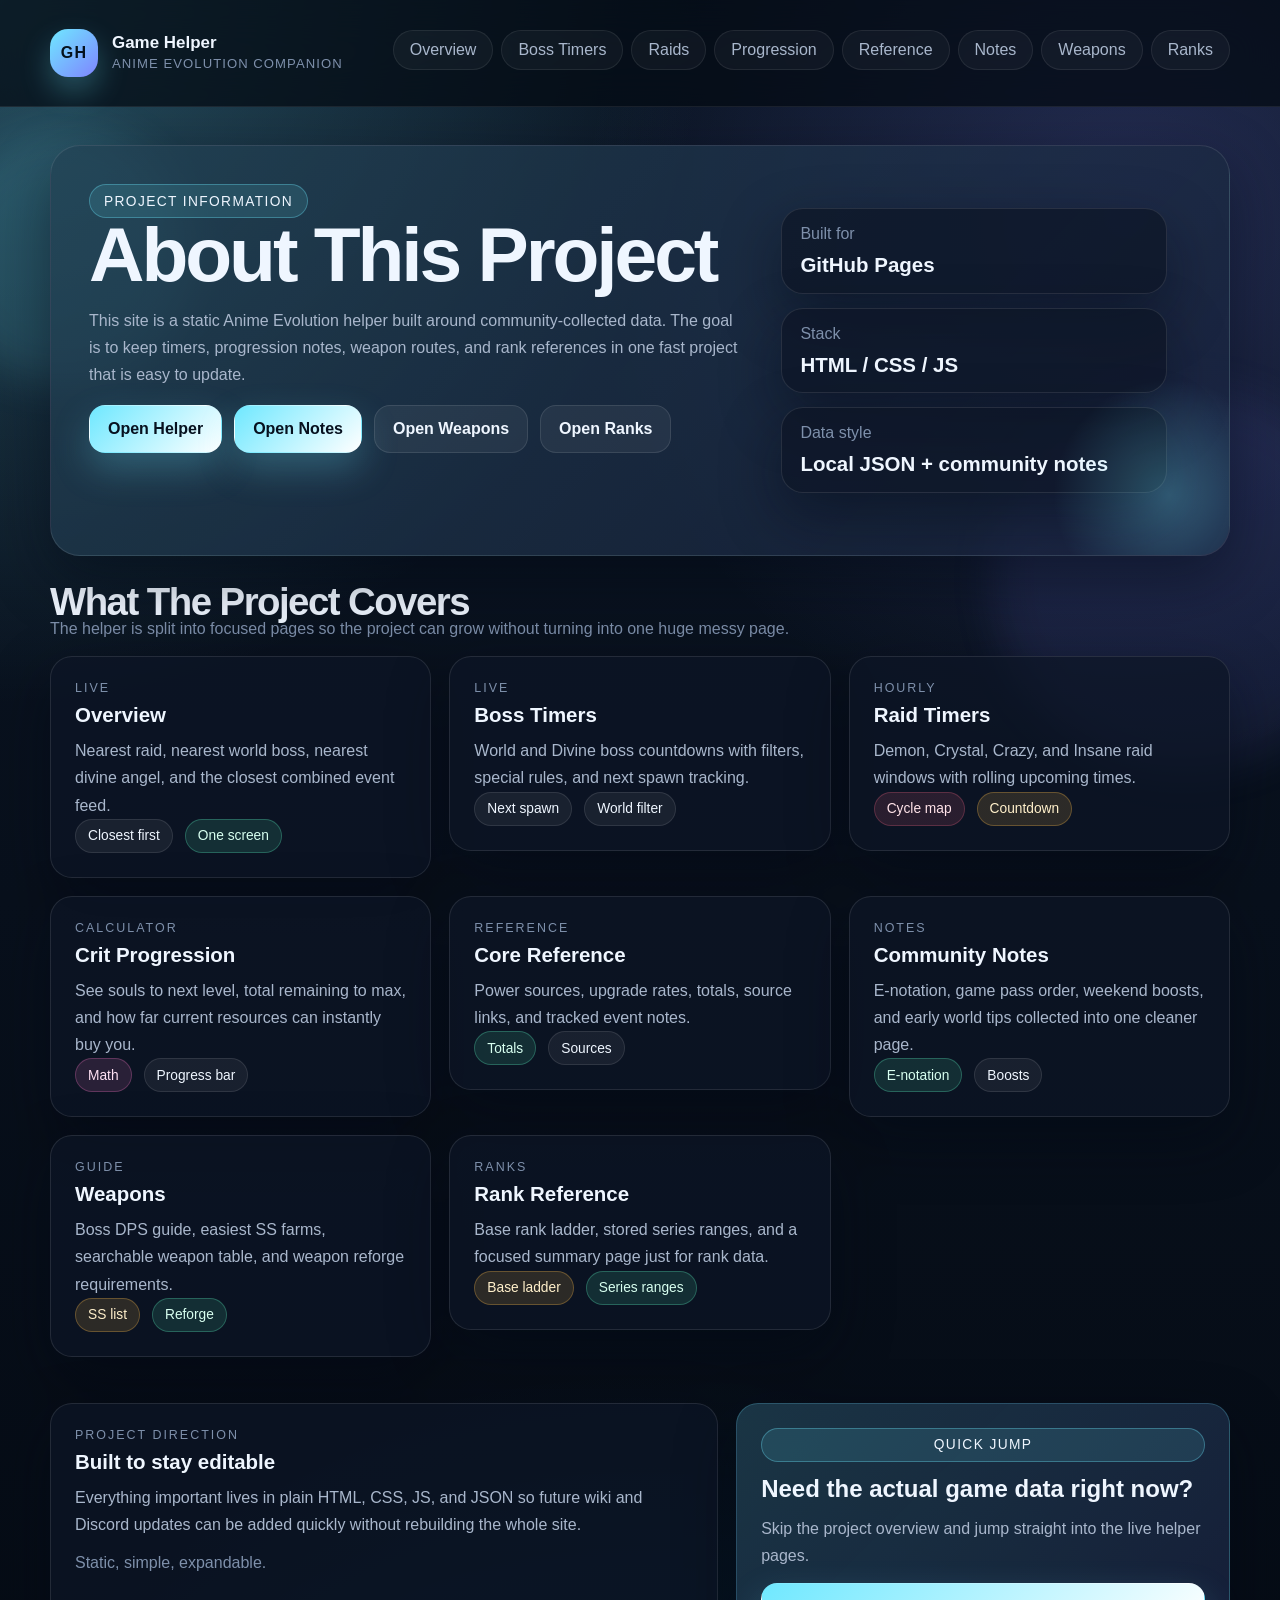
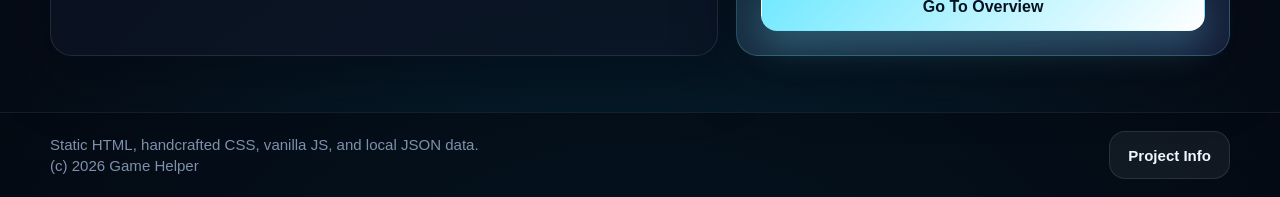
<file: index.html>
<!DOCTYPE html>
<html lang="en">
<head>
  <meta charset="UTF-8" />
  <meta name="viewport" content="width=device-width, initial-scale=1.0" />
  <title>Project Info | Game Helper</title>
  <link rel="icon" type="image/png" href="./assets/logo.png" />
  <link rel="stylesheet" href="./styles/site.css" />
</head>
<body data-page="home">
  <div class="site-wrap">
    <header id="site-header" class="site-header"></header>

    <main class="page-shell page-main">
      <section class="hero">
        <div class="hero-grid">
          <div>
            <span class="eyebrow">Project information</span>
            <h1>About This Project</h1>
            <p class="section-copy">
              This site is a static Anime Evolution helper built around community-collected data.
              The goal is to keep timers, progression notes, weapon routes, and rank references in one fast project that is easy to update.
            </p>
            <div class="hero-actions">
              <a href="./pages/overview.html" class="button button--primary">Open Helper</a>
              <a href="./pages/library.html" class="button button--primary">Open Notes</a>
              <a href="./pages/weapons.html" class="button button--secondary">Open Weapons</a>
              <a href="./pages/ranks.html" class="button button--secondary">Open Ranks</a>
            </div>
          </div>

          <aside class="hero-aside">
            <div class="mini-stat"><span>Built for</span><strong>GitHub Pages</strong></div>
            <div class="mini-stat"><span>Stack</span><strong>HTML / CSS / JS</strong></div>
            <div class="mini-stat"><span>Data style</span><strong>Local JSON + community notes</strong></div>
          </aside>
        </div>
      </section>

      <section class="section-block">
        <div class="section-header">
          <div>
            <h2 class="section-title">What The Project Covers</h2>
            <p>The helper is split into focused pages so the project can grow without turning into one huge messy page.</p>
          </div>
        </div>

        <div class="grid-3">
          <a href="./pages/overview.html" class="home-feature__link">
            <article class="card lift-card">
              <p class="meta-label">Live</p>
              <h3>Overview</h3>
              <p class="muted-copy">Nearest raid, nearest world boss, nearest divine angel, and the closest combined event feed.</p>
              <div class="meta-row"><span class="pill">Closest first</span><span class="pill pill--success">One screen</span></div>
            </article>
          </a>

          <a href="./pages/boss-timers.html" class="home-feature__link">
            <article class="card lift-card">
              <p class="meta-label">Live</p>
              <h3>Boss Timers</h3>
              <p class="muted-copy">World and Divine boss countdowns with filters, special rules, and next spawn tracking.</p>
              <div class="meta-row"><span class="pill">Next spawn</span><span class="pill">World filter</span></div>
            </article>
          </a>

          <a href="./pages/raids.html" class="home-feature__link">
            <article class="card lift-card">
              <p class="meta-label">Hourly</p>
              <h3>Raid Timers</h3>
              <p class="muted-copy">Demon, Crystal, Crazy, and Insane raid windows with rolling upcoming times.</p>
              <div class="meta-row"><span class="pill pill--red">Cycle map</span><span class="pill pill--gold">Countdown</span></div>
            </article>
          </a>

          <a href="./pages/progression.html" class="home-feature__link">
            <article class="card lift-card">
              <p class="meta-label">Calculator</p>
              <h3>Crit Progression</h3>
              <p class="muted-copy">See souls to next level, total remaining to max, and how far current resources can instantly buy you.</p>
              <div class="meta-row"><span class="pill pill--pink">Math</span><span class="pill">Progress bar</span></div>
            </article>
          </a>

          <a href="./pages/reference.html" class="home-feature__link">
            <article class="card lift-card">
              <p class="meta-label">Reference</p>
              <h3>Core Reference</h3>
              <p class="muted-copy">Power sources, upgrade rates, totals, source links, and tracked event notes.</p>
              <div class="meta-row"><span class="pill pill--success">Totals</span><span class="pill">Sources</span></div>
            </article>
          </a>

          <a href="./pages/library.html" class="home-feature__link">
            <article class="card lift-card">
              <p class="meta-label">Notes</p>
              <h3>Community Notes</h3>
              <p class="muted-copy">E-notation, game pass order, weekend boosts, and early world tips collected into one cleaner page.</p>
              <div class="meta-row"><span class="pill pill--success">E-notation</span><span class="pill">Boosts</span></div>
            </article>
          </a>

          <a href="./pages/weapons.html" class="home-feature__link">
            <article class="card lift-card">
              <p class="meta-label">Guide</p>
              <h3>Weapons</h3>
              <p class="muted-copy">Boss DPS guide, easiest SS farms, searchable weapon table, and weapon reforge requirements.</p>
              <div class="meta-row"><span class="pill pill--gold">SS list</span><span class="pill pill--success">Reforge</span></div>
            </article>
          </a>

          <a href="./pages/ranks.html" class="home-feature__link">
            <article class="card lift-card">
              <p class="meta-label">Ranks</p>
              <h3>Rank Reference</h3>
              <p class="muted-copy">Base rank ladder, stored series ranges, and a focused summary page just for rank data.</p>
              <div class="meta-row"><span class="pill pill--gold">Base ladder</span><span class="pill pill--success">Series ranges</span></div>
            </article>
          </a>

          <div class="project-banner section-block">
            <article class="card">
              <p class="meta-label">Project direction</p>
              <h3>Built to stay editable</h3>
              <p class="muted-copy">Everything important lives in plain HTML, CSS, JS, and JSON so future wiki and Discord updates can be added quickly without rebuilding the whole site.</p>
              <p class="quiet-note">Static, simple, expandable.</p>
            </article>

            <aside class="project-banner__cta">
              <span class="eyebrow">Quick jump</span>
              <strong>Need the actual game data right now?</strong>
              <p class="muted-copy">Skip the project overview and jump straight into the live helper pages.</p>
              <a href="./pages/overview.html" class="button button--primary">Go To Overview</a>
            </aside>
          </div>
        </div>
      </section>
    </main>

    <footer id="site-footer" class="site-footer"></footer>
  </div>

  <script src="./js/common.js" defer></script>
</body>
</html>
</file>
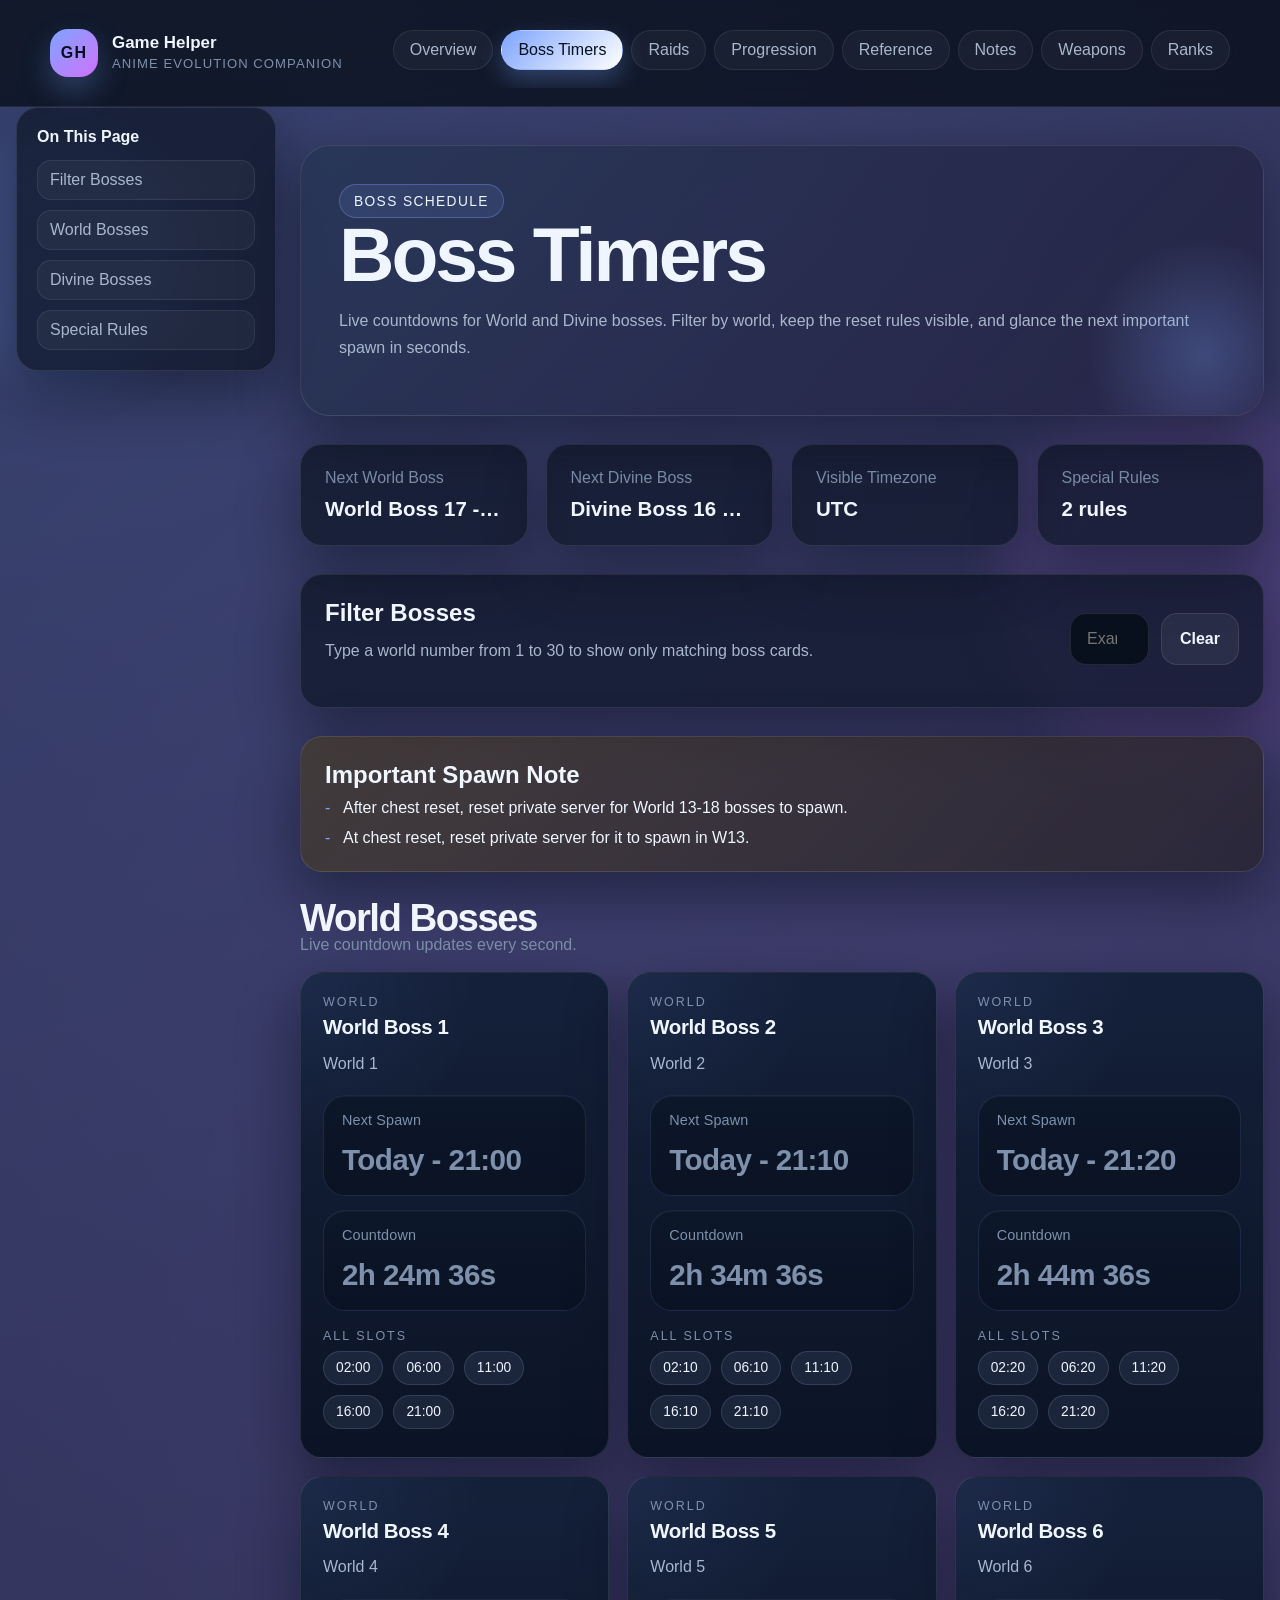
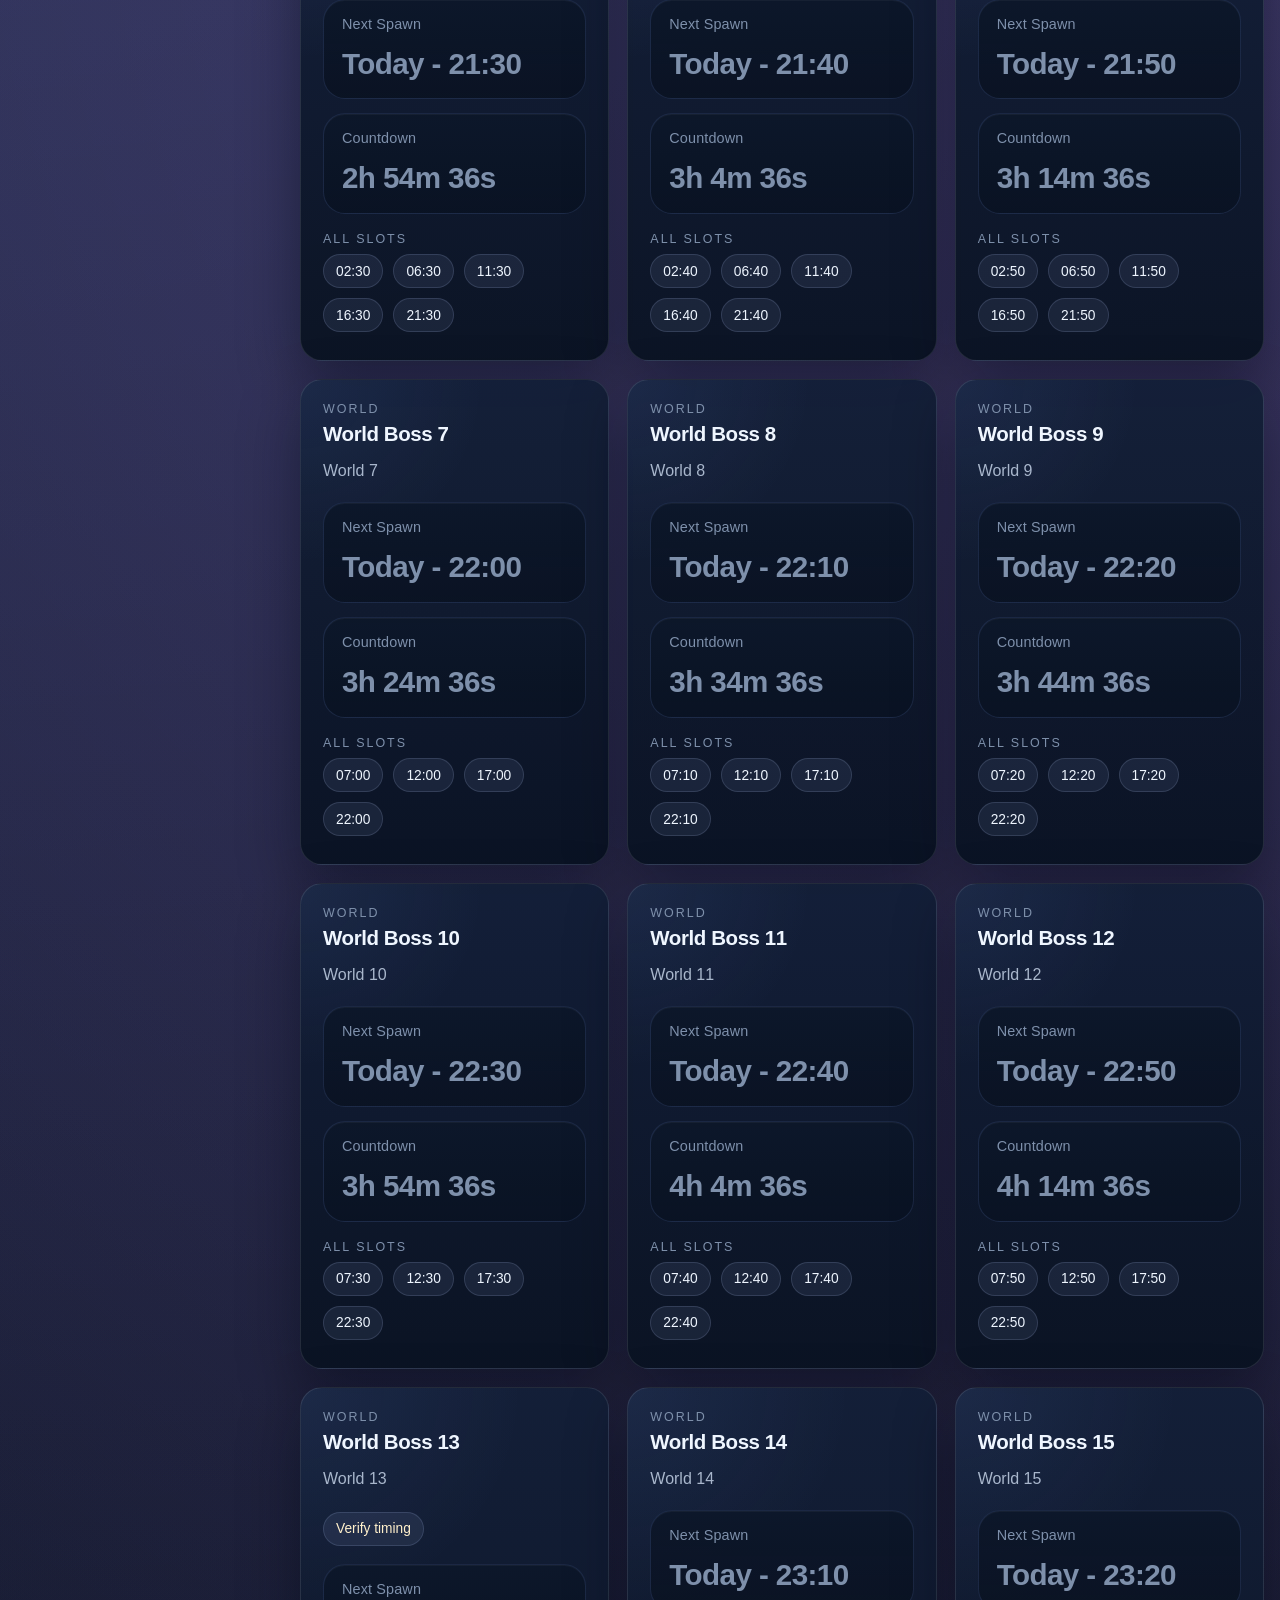
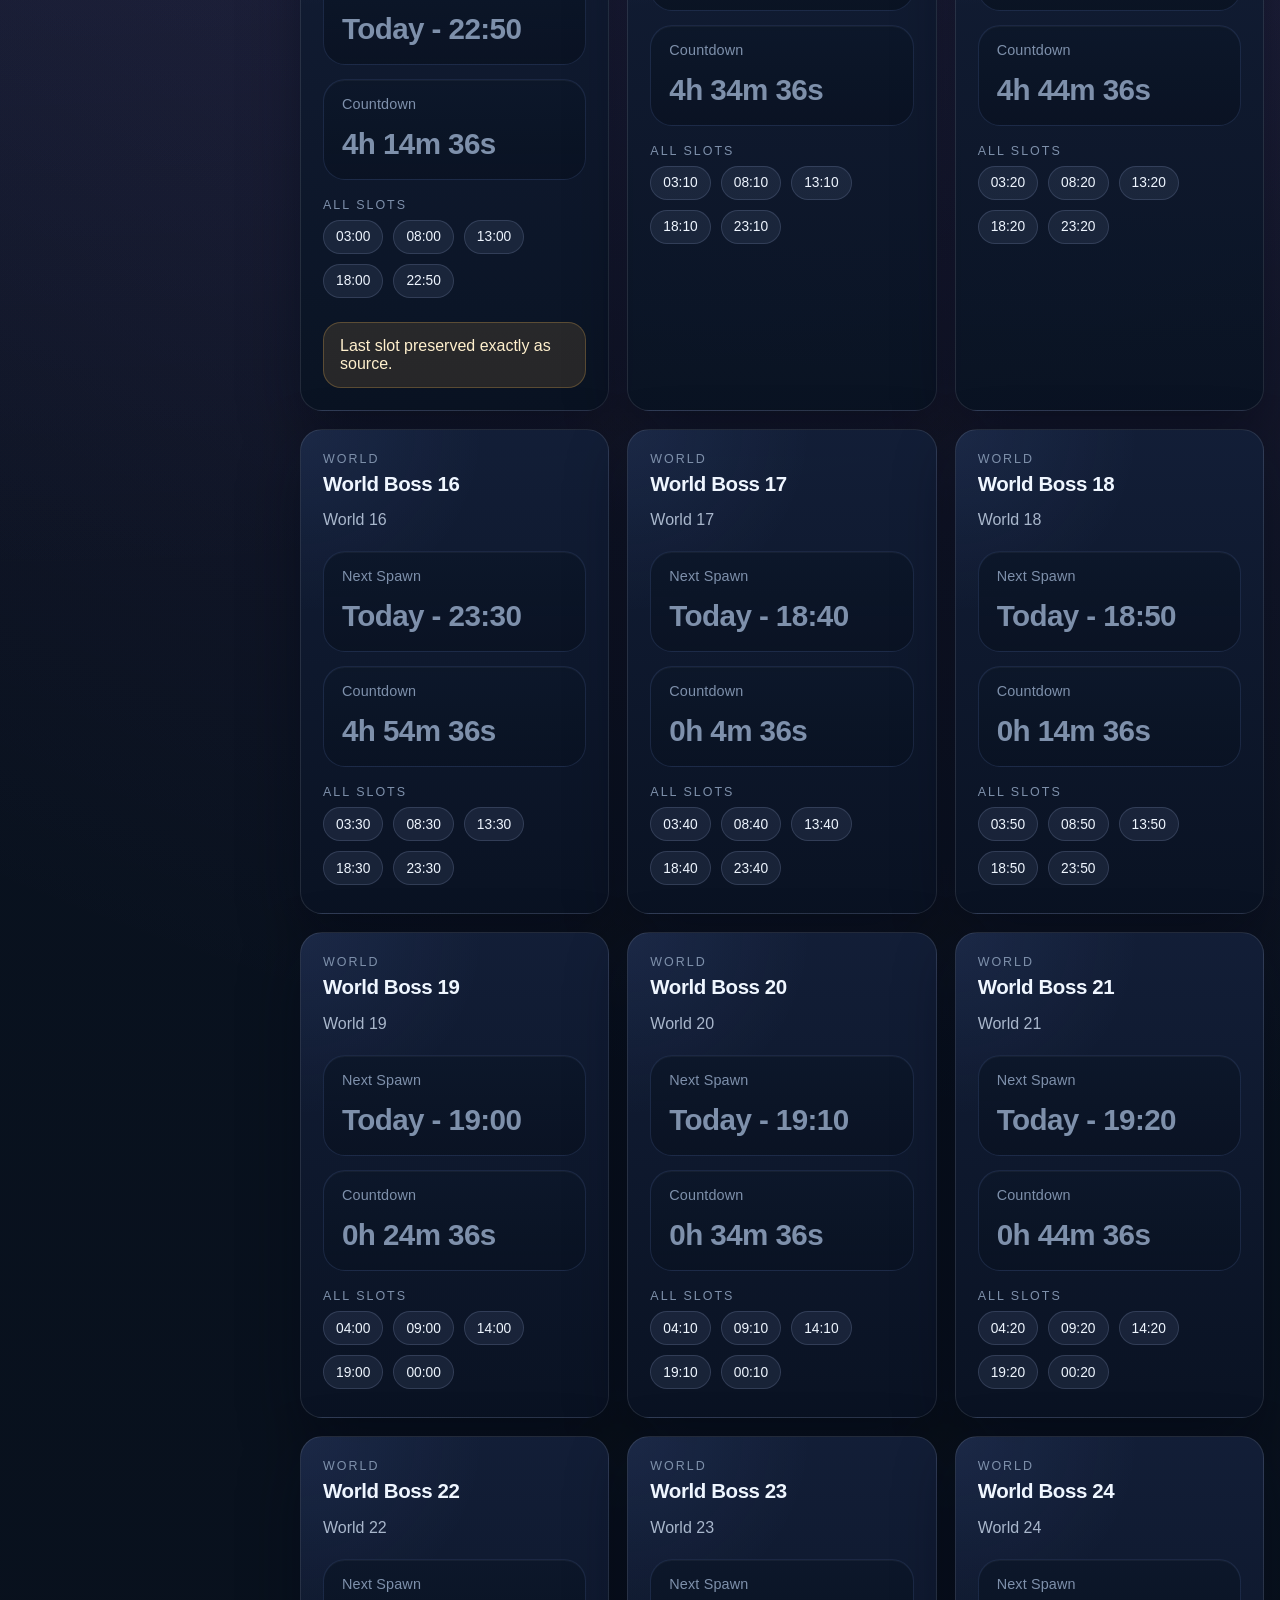
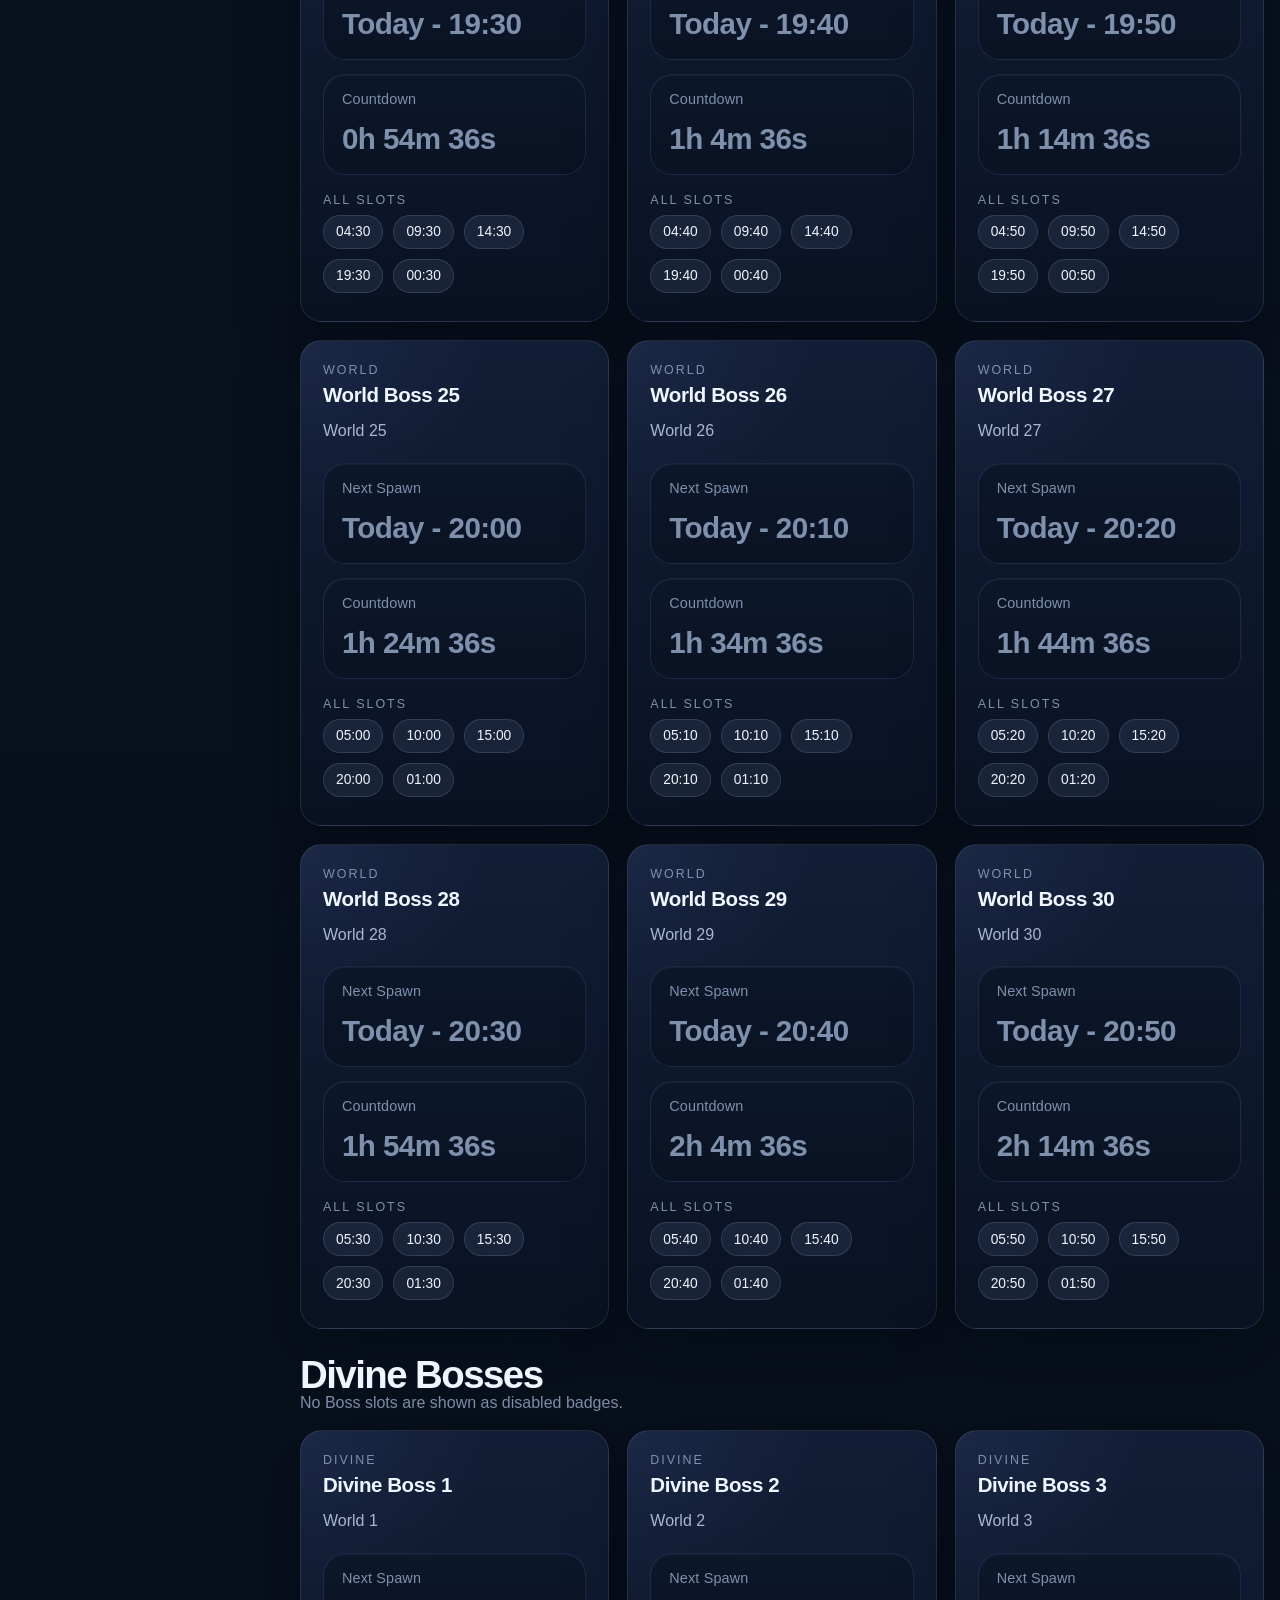
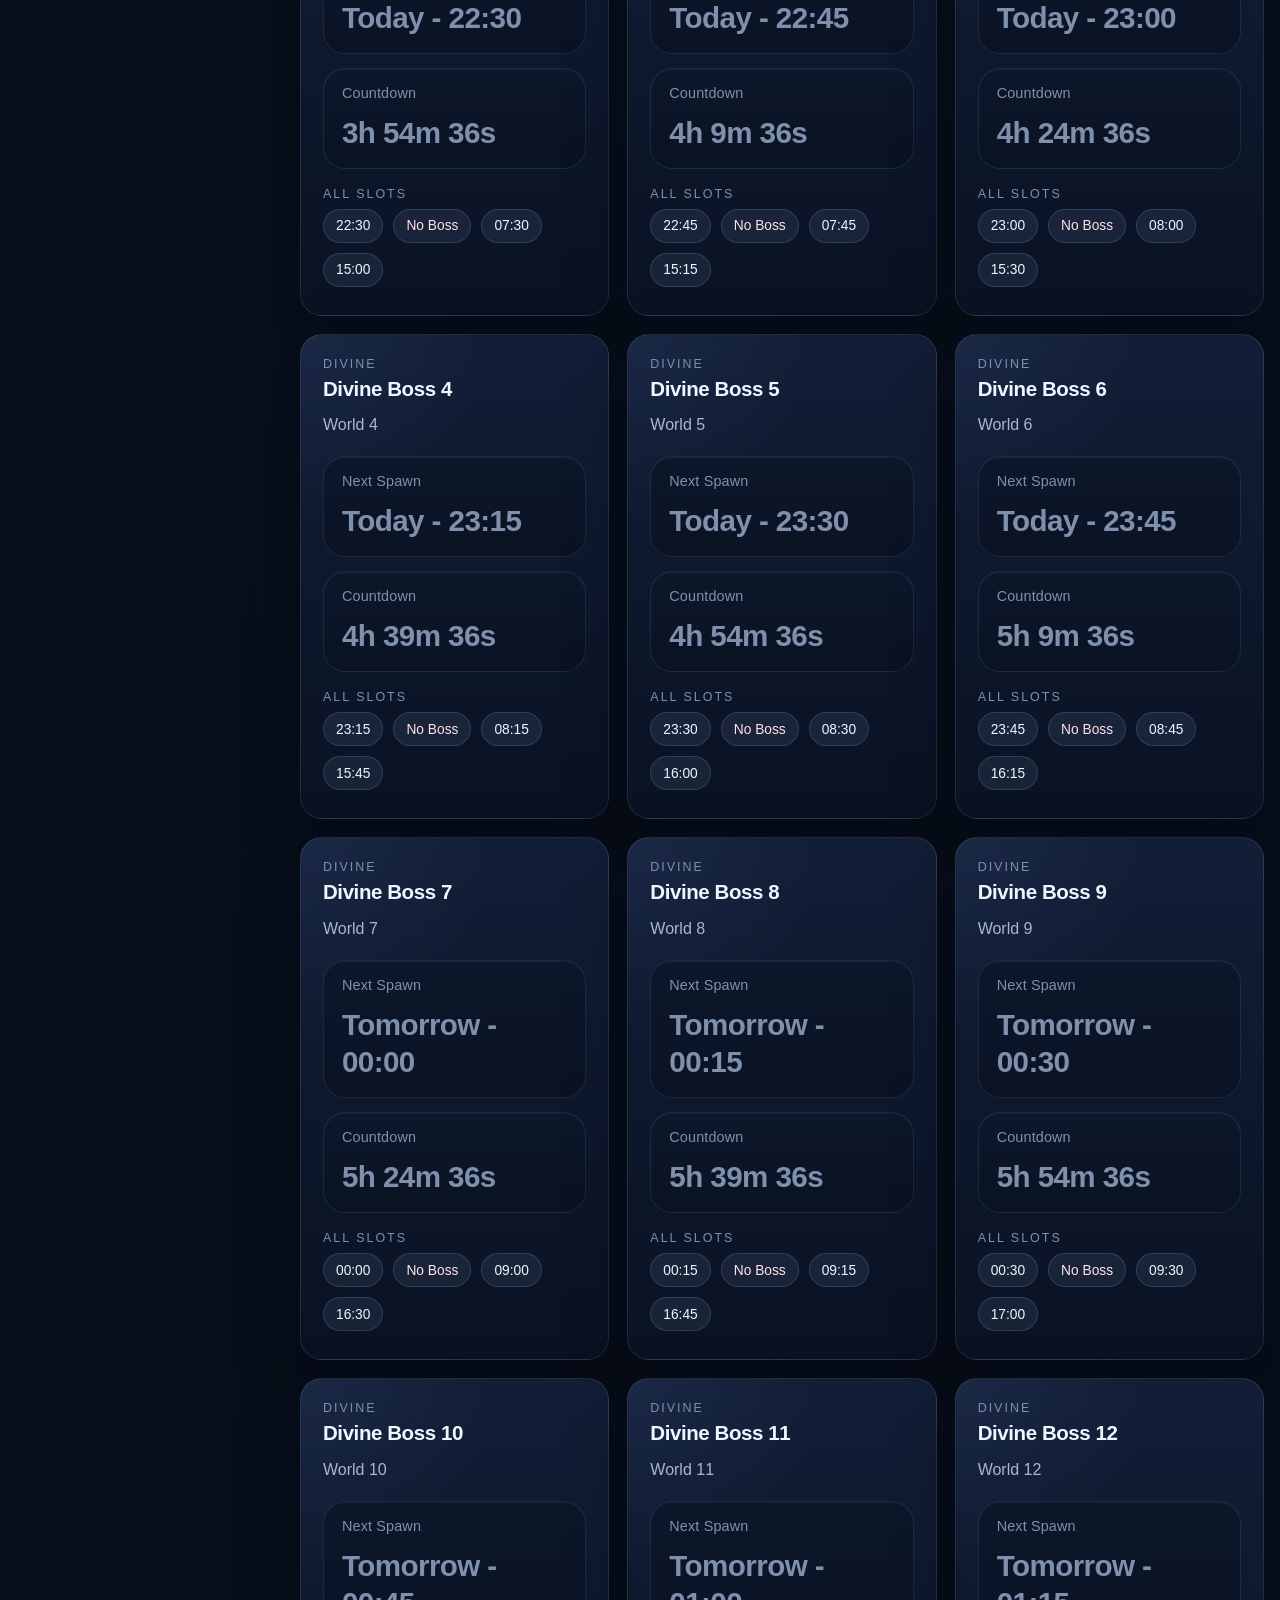
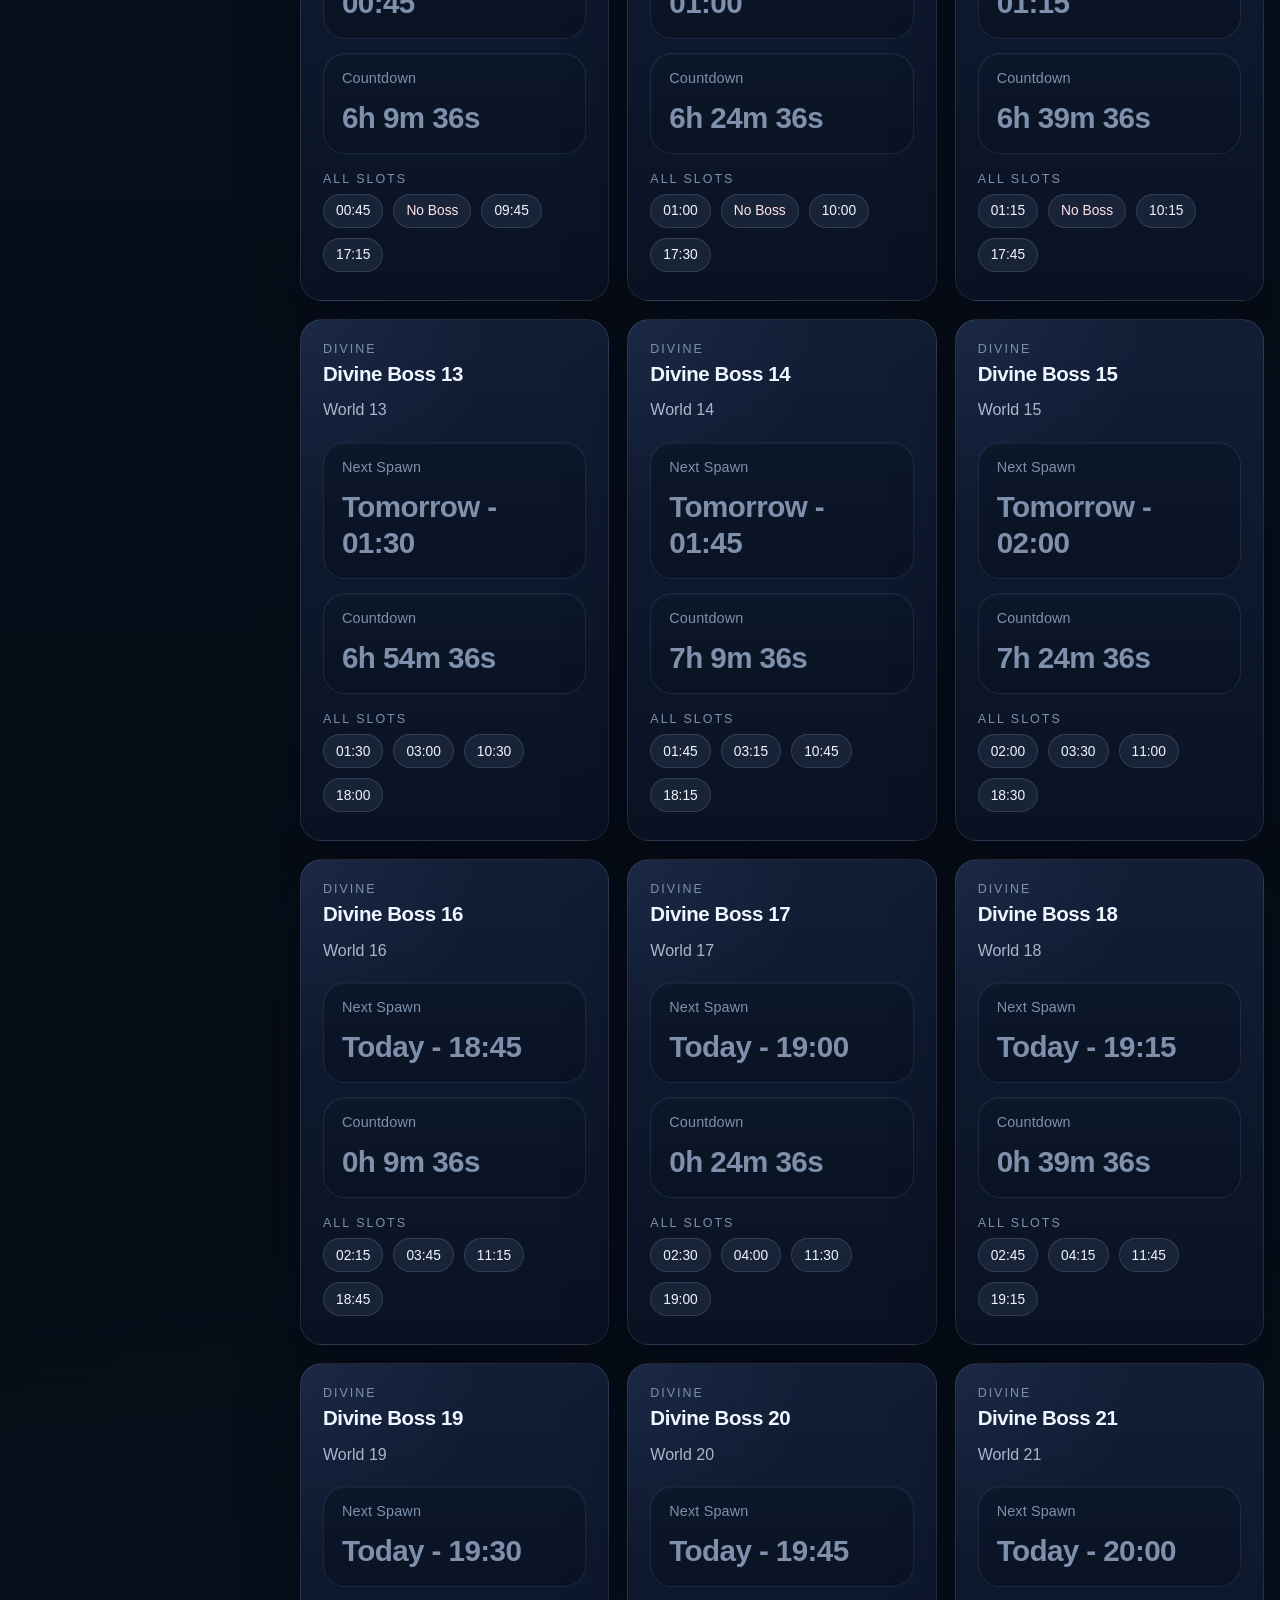
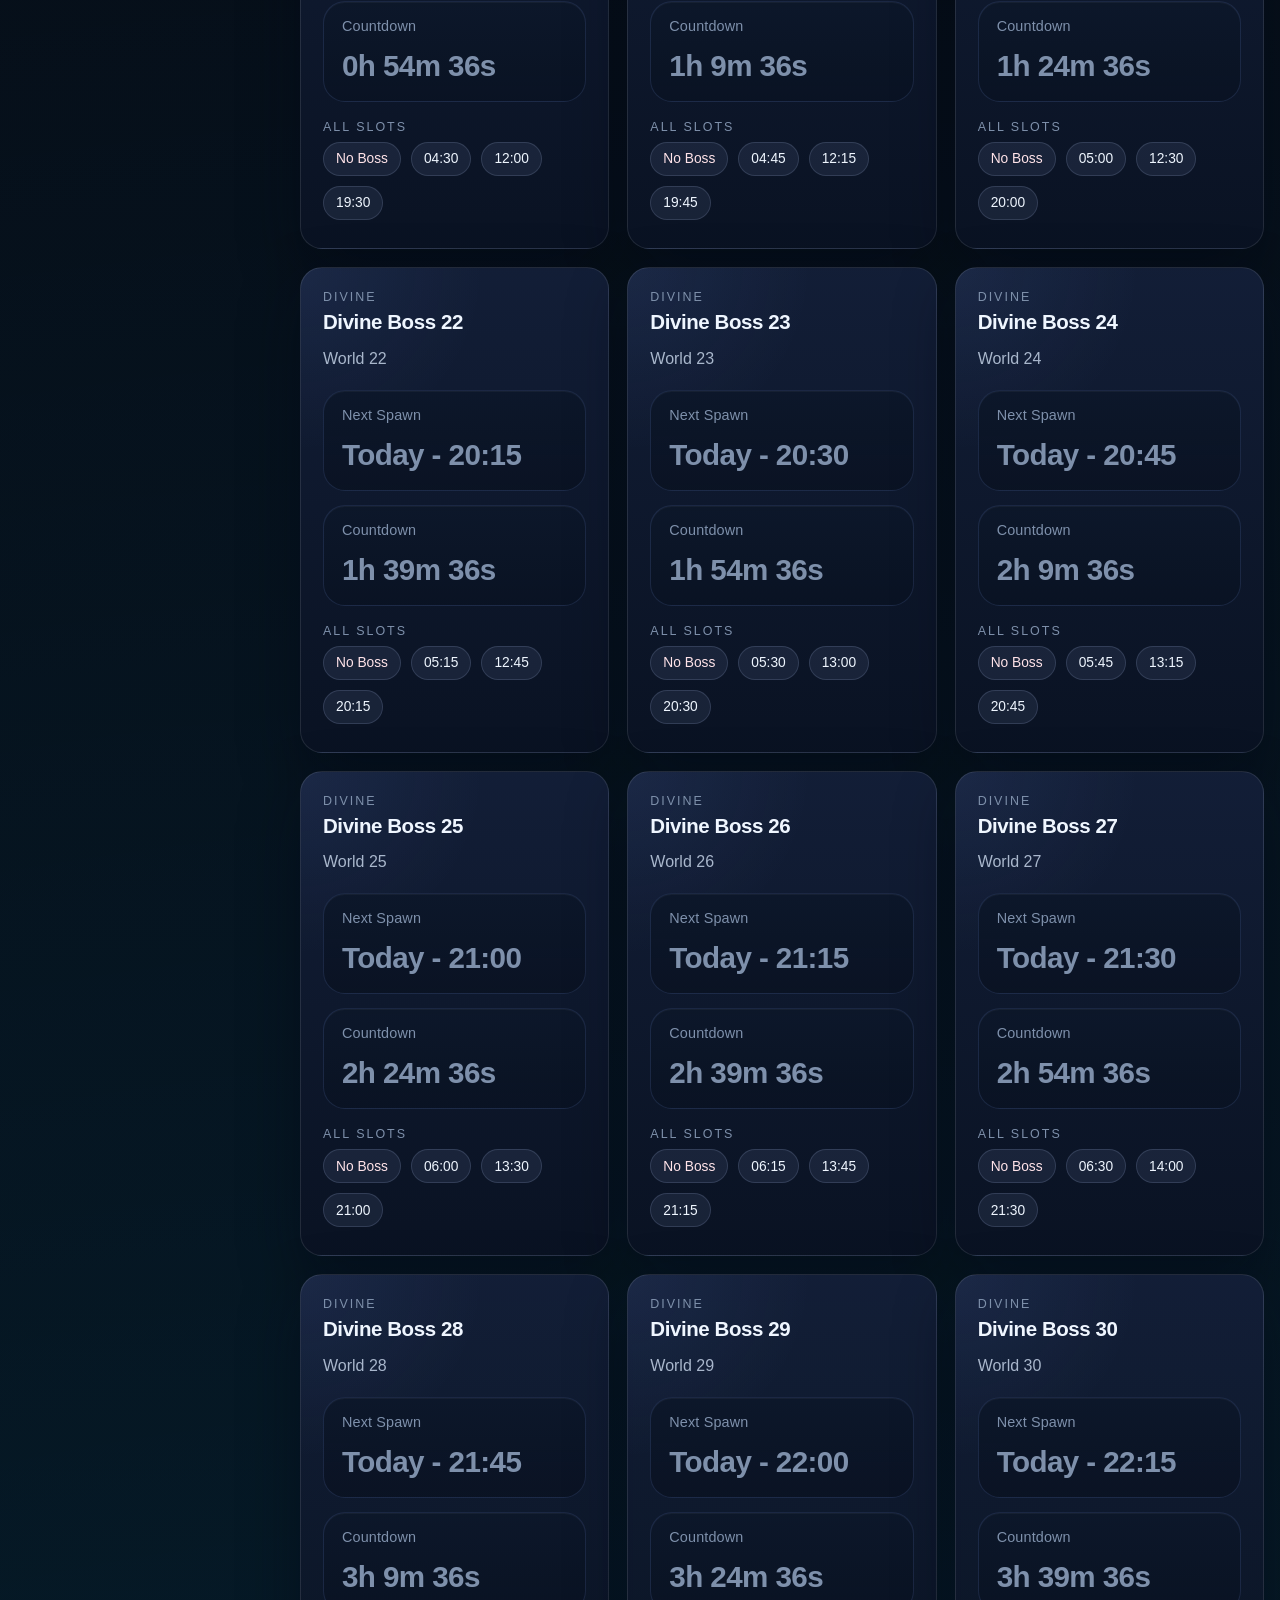
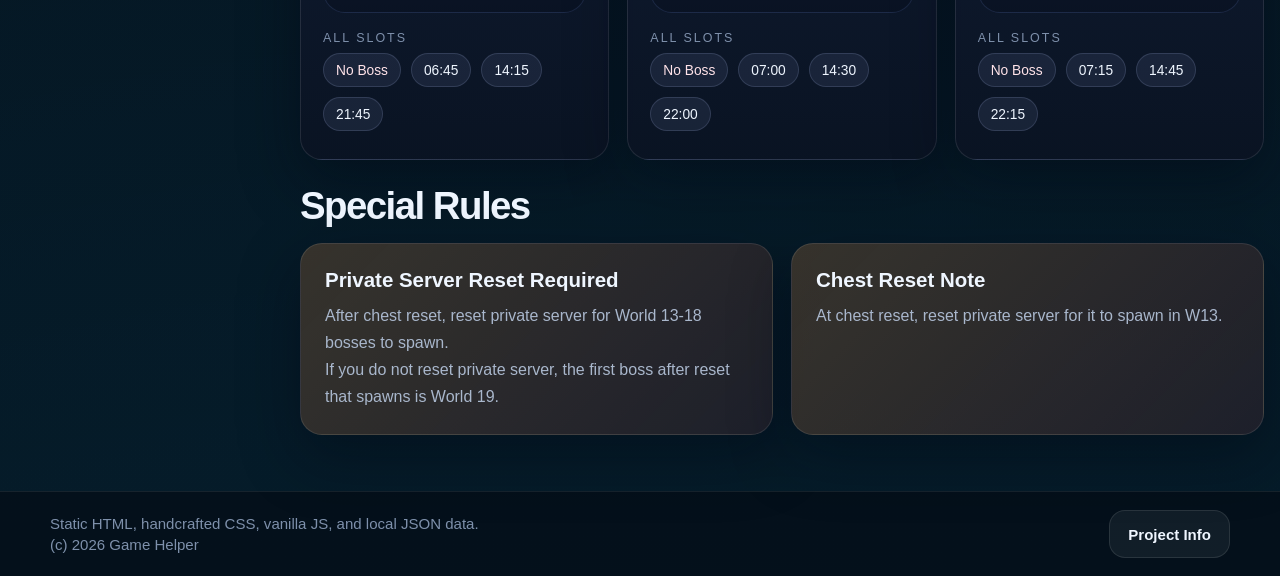
<file: pages/boss-timers.html>
<!DOCTYPE html>
<html lang="en">
<head>
  <meta charset="UTF-8" />
  <meta name="viewport" content="width=device-width, initial-scale=1.0" />
  <title>Boss Timers | Game Helper</title>
  <link rel="icon" type="image/png" href="../assets/logo.png" />
  <link rel="stylesheet" href="../styles/site.css" />
</head>
<body data-page="boss-timers">
  <div class="site-wrap">
    <header id="site-header" class="site-header"></header>

    <div class="page-layout page-layout--toc">
      <aside class="panel toc-panel">
        <h2>On This Page</h2>
        <nav class="toc-list" aria-label="Boss timer sections">
          <a class="toc-link" href="#filter-section">Filter Bosses</a>
          <a class="toc-link" href="#world-bosses-section">World Bosses</a>
          <a class="toc-link" href="#divine-bosses-section">Divine Bosses</a>
          <a class="toc-link" href="#rules-section">Special Rules</a>
        </nav>
      </aside>

      <main class="page-shell page-main">
        <section class="hero">
          <span class="eyebrow">Boss schedule</span>
          <h1>Boss Timers</h1>
          <p class="section-copy">
            Live countdowns for World and Divine bosses. Filter by world, keep the reset rules visible,
            and glance the next important spawn in seconds.
          </p>
        </section>

        <section class="section-block stats-grid">
          <article class="stat-card">
            <p>Next World Boss</p>
            <strong class="stat-card__value">
              <span class="site-ellipsis-tooltip">
                <span id="summary-world" class="site-ellipsis-tooltip__text">Loading...</span>
              </span>
            </strong>
          </article>
          <article class="stat-card">
            <p>Next Divine Boss</p>
            <strong class="stat-card__value">
              <span class="site-ellipsis-tooltip">
                <span id="summary-divine" class="site-ellipsis-tooltip__text">Loading...</span>
              </span>
            </strong>
          </article>
          <article class="stat-card"><p>Visible Timezone</p><strong id="summary-timezone">Loading...</strong></article>
          <article class="stat-card"><p>Special Rules</p><strong id="summary-rules">Loading...</strong></article>
        </section>

        <section id="filter-section" class="section-block panel toc-target">
          <div class="filter-bar">
            <div>
              <h2>Filter Bosses</h2>
              <p class="muted-copy">Type a world number from 1 to 30 to show only matching boss cards.</p>
            </div>
            <div class="form-row">
              <input id="boss-filter-input" type="number" min="1" max="30" placeholder="Example: 13" class="input" />
              <button id="boss-filter-clear" class="button button--secondary" type="button">Clear</button>
            </div>
          </div>
        </section>

        <section class="section-block callout callout--warning">
          <h2>Important Spawn Note</h2>
          <div id="rules-preview">Loading...</div>
        </section>

        <section id="world-bosses-section" class="section-block toc-target">
          <div class="section-header">
            <div>
              <h2 class="section-title">World Bosses</h2>
              <p>Live countdown updates every second.</p>
            </div>
          </div>
          <div id="world-boss-list" class="grid-3"><div class="card">Loading...</div></div>
        </section>

        <section id="divine-bosses-section" class="section-block toc-target">
          <div class="section-header">
            <div>
              <h2 class="section-title">Divine Bosses</h2>
              <p>No Boss slots are shown as disabled badges.</p>
            </div>
          </div>
          <div id="divine-boss-list" class="grid-3"><div class="card">Loading...</div></div>
        </section>

        <section id="rules-section" class="section-block toc-target">
          <div class="section-header"><div><h2 class="section-title">Special Rules</h2></div></div>
          <div id="rules-list" class="grid-2"><div class="card">Loading...</div></div>
        </section>
      </main>
    </div>

    <footer id="site-footer" class="site-footer"></footer>
  </div>

  <script src="../js/common.js" defer></script>
  <script src="../js/boss-timers.js" defer></script>
</body>
</html>
</file>
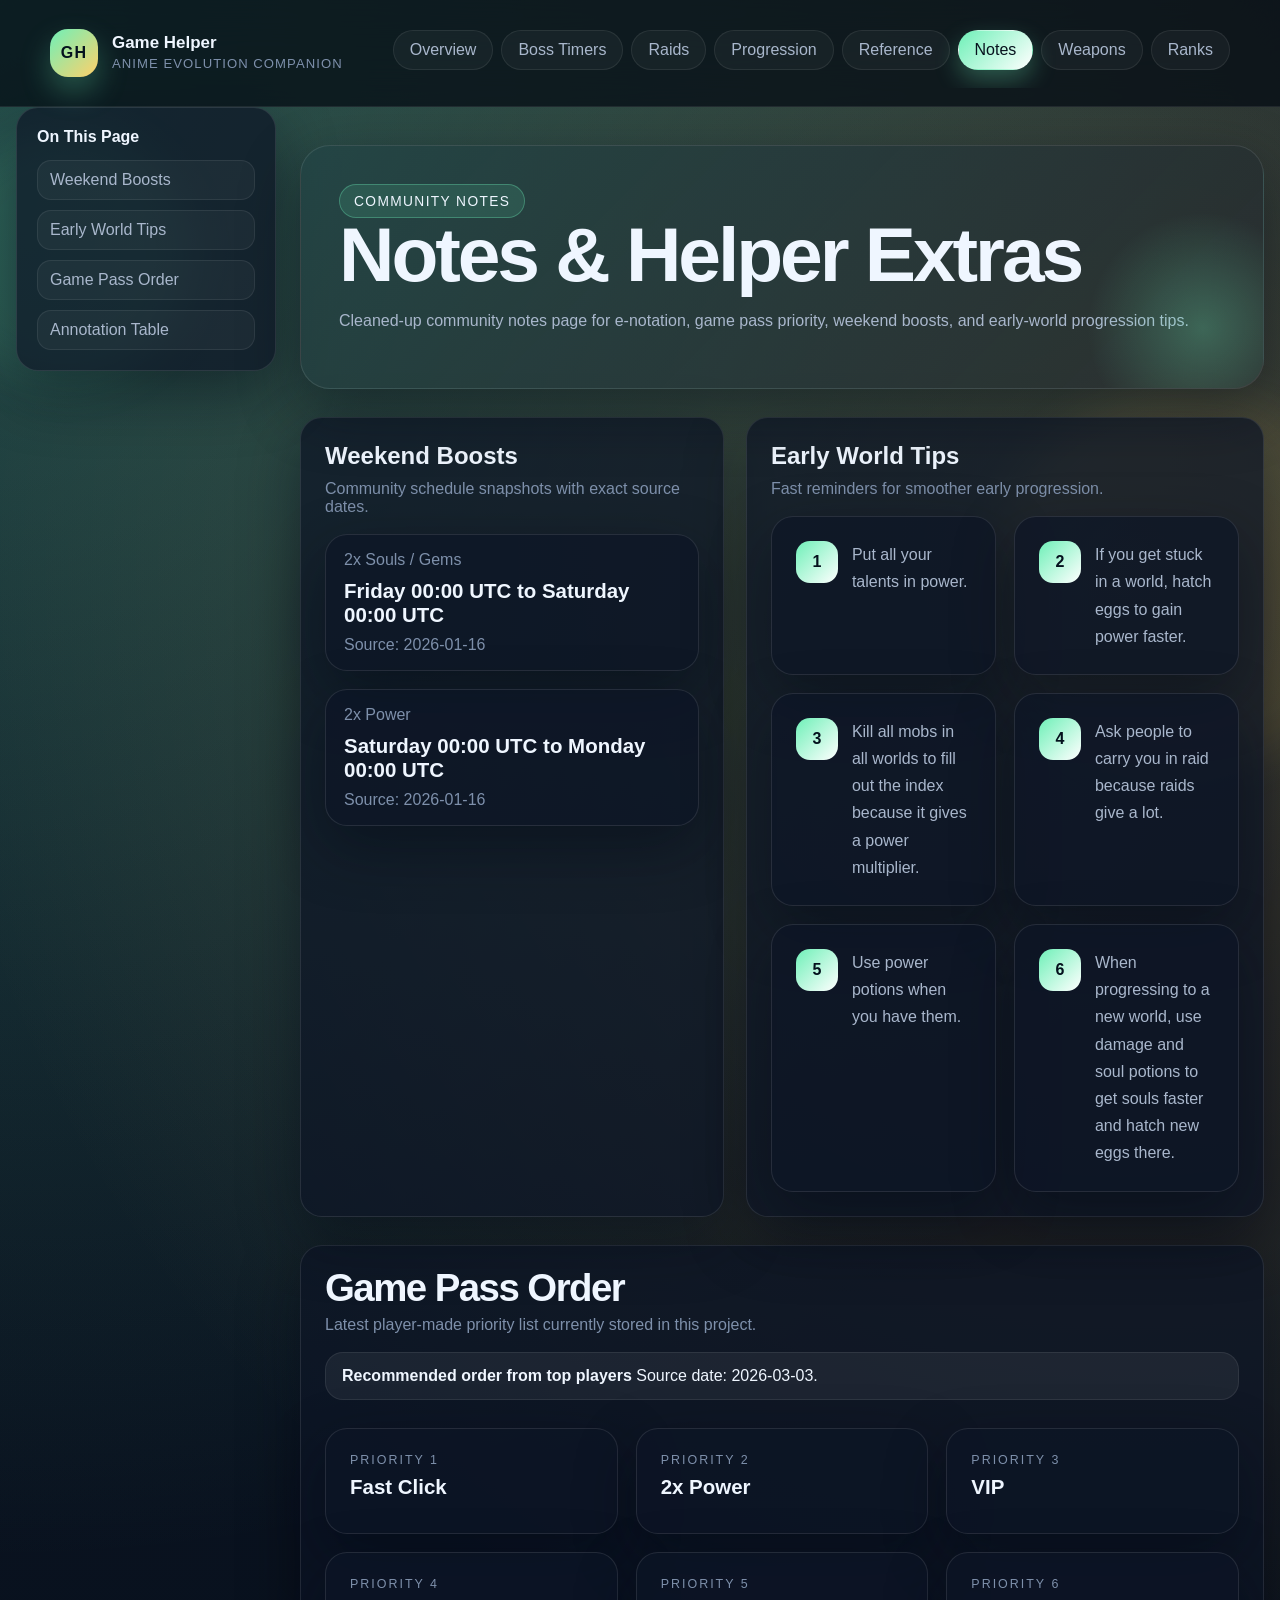
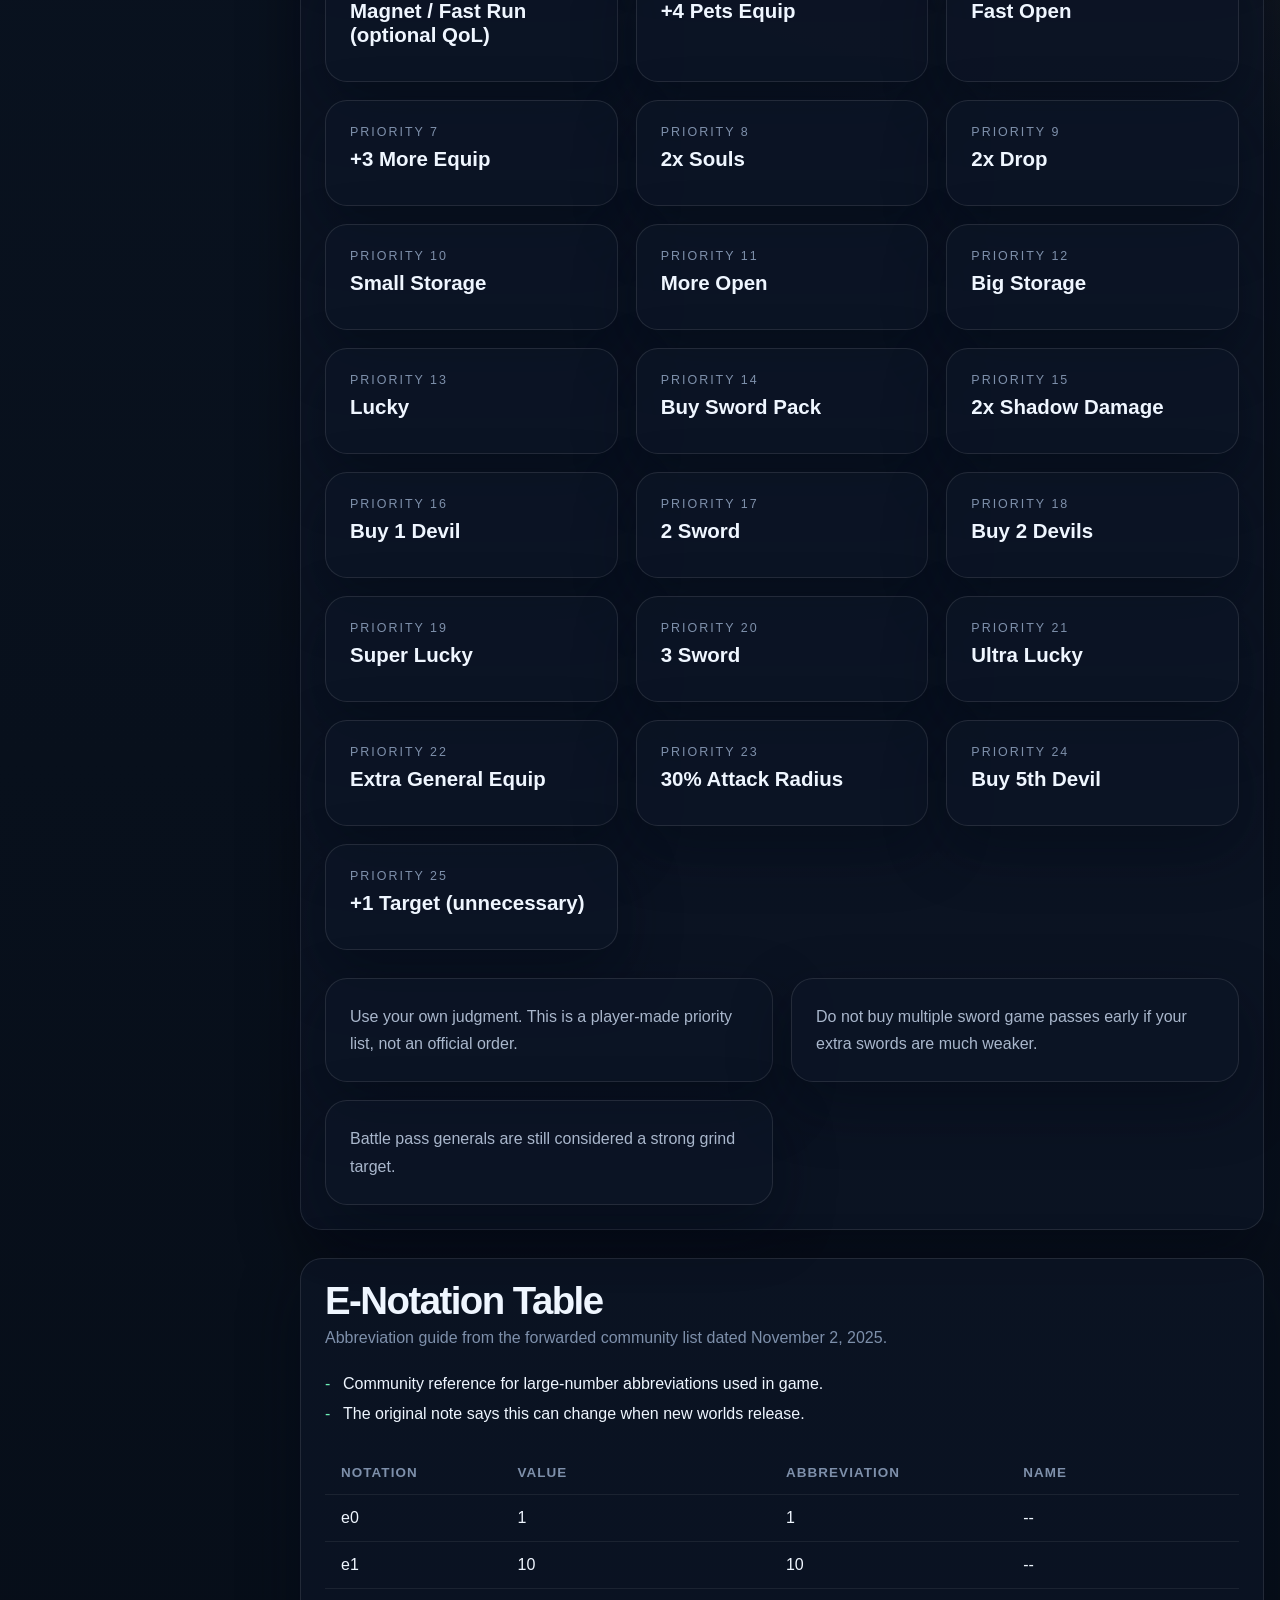
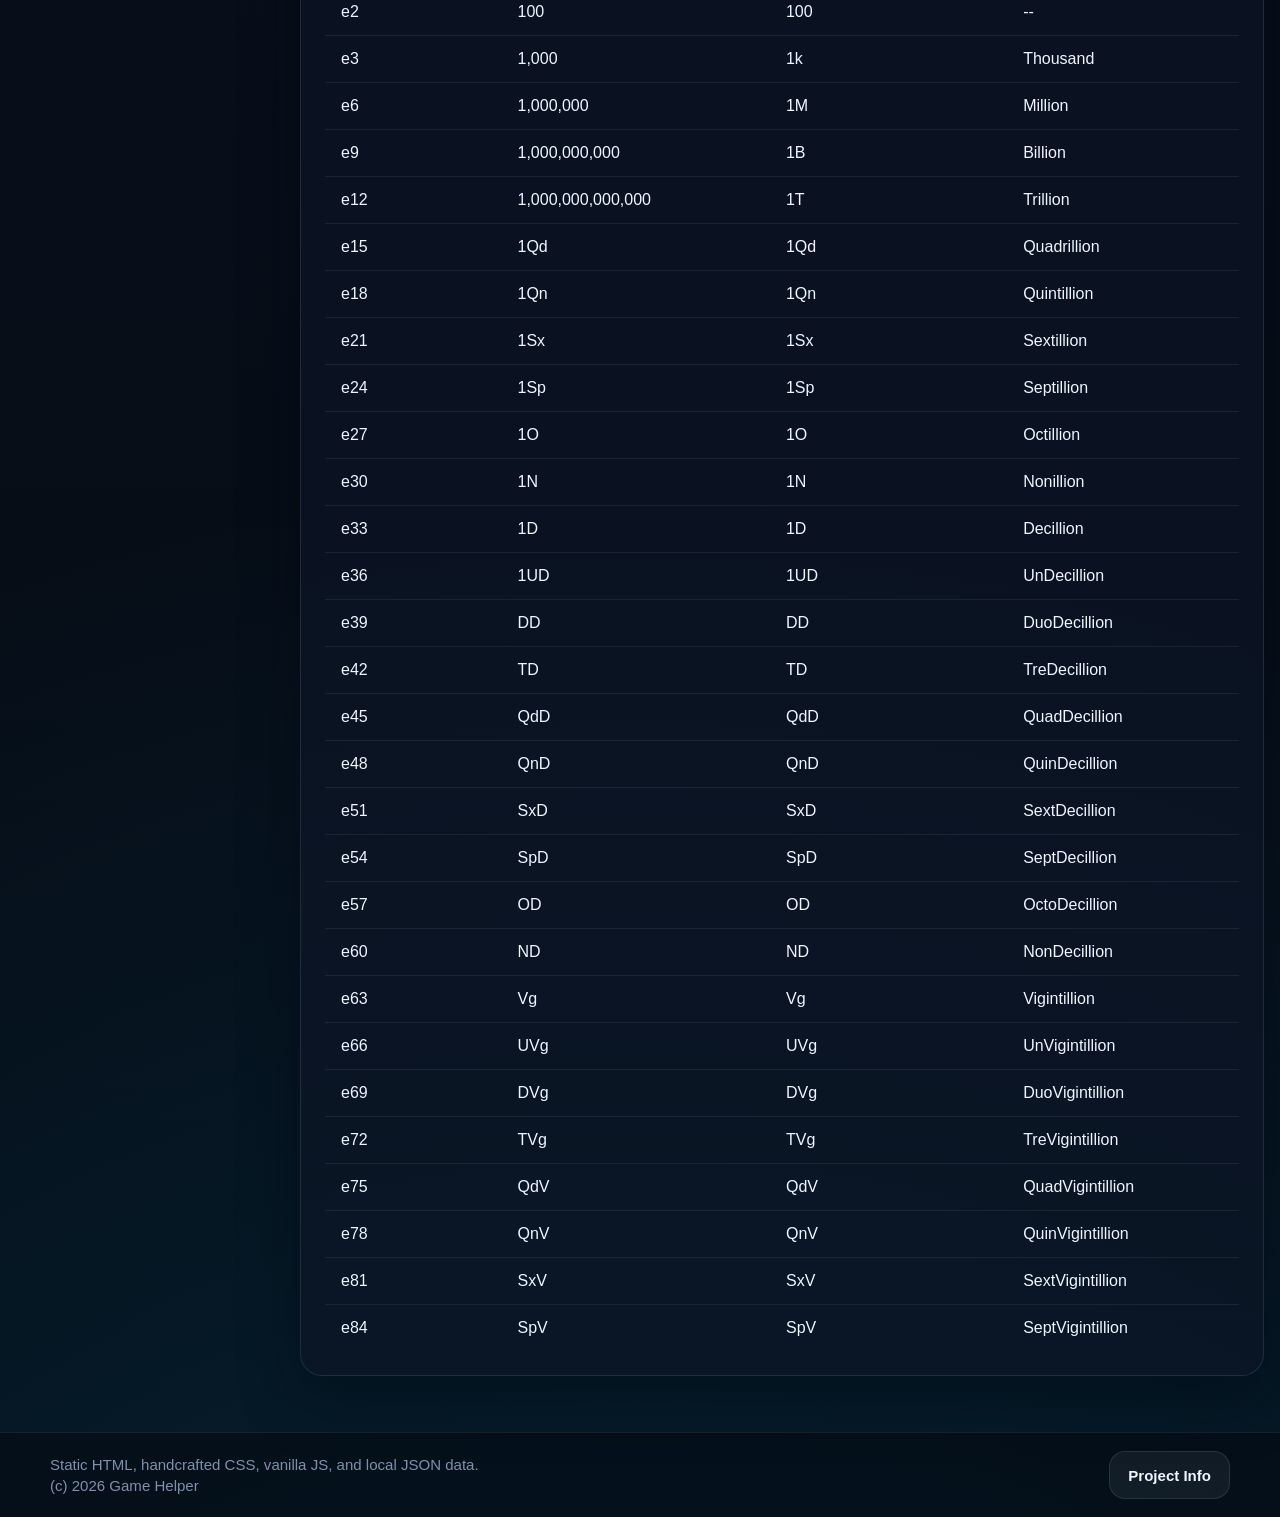
<file: pages/library.html>
<!DOCTYPE html>
<html lang="en">
<head>
  <meta charset="UTF-8" />
  <meta name="viewport" content="width=device-width, initial-scale=1.0" />
  <title>Community Notes | Game Helper</title>
  <link rel="icon" type="image/png" href="../assets/logo.png" />
  <link rel="stylesheet" href="../styles/site.css" />
</head>
<body data-page="library">
  <div class="site-wrap">
    <header id="site-header" class="site-header"></header>

    <div class="page-layout page-layout--toc">
      <aside class="panel toc-panel">
        <h2>On This Page</h2>
        <nav class="toc-list" aria-label="Notes sections">
          <a class="toc-link" href="#weekend-boosts-section">Weekend Boosts</a>
          <a class="toc-link" href="#early-tips-section">Early World Tips</a>
          <a class="toc-link" href="#game-pass-section">Game Pass Order</a>
          <a class="toc-link" href="#notation-section">Annotation Table</a>
        </nav>
      </aside>

      <main class="page-shell page-main">
        <section class="hero">
          <span class="eyebrow">Community notes</span>
          <h1>Notes & Helper Extras</h1>
          <p class="section-copy">
            Cleaned-up community notes page for e-notation, game pass priority, weekend boosts,
            and early-world progression tips.
          </p>
        </section>

        <section id="weekend-boosts-section" class="section-block split-layout toc-target">
          <article class="panel">
            <div class="section-header">
              <div>
                <h2>Weekend Boosts</h2>
                <p>Community schedule snapshots with exact source dates.</p>
              </div>
            </div>
            <div id="weekend-boosts" class="stack-grid">Loading...</div>
          </article>

          <article id="early-tips-section" class="panel toc-target">
            <div class="section-header">
              <div>
                <h2>Early World Tips</h2>
                <p>Fast reminders for smoother early progression.</p>
              </div>
            </div>
            <div id="tips-list" class="grid-2">Loading...</div>
          </article>
        </section>

        <section id="game-pass-section" class="section-block panel toc-target">
          <div class="section-header">
            <div>
              <h2 class="section-title">Game Pass Order</h2>
              <p>Latest player-made priority list currently stored in this project.</p>
            </div>
          </div>
          <div id="game-pass-meta" class="notice">Loading...</div>
          <div id="game-pass-order" class="grid-3 section-block">Loading...</div>
          <div id="game-pass-notes" class="grid-2 section-block">Loading...</div>
        </section>

        <section id="notation-section" class="section-block panel toc-target">
          <div class="section-header">
            <div>
              <h2 class="section-title">E-Notation Table</h2>
              <p>Abbreviation guide from the forwarded community list dated November 2, 2025.</p>
            </div>
          </div>
          <div id="e-notation-notes" class="bullet-list section-block">Loading...</div>
          <div class="table-wrap section-block">
            <table class="data-table">
              <thead>
                <tr><th>Notation</th><th>Value</th><th>Abbreviation</th><th>Name</th></tr>
              </thead>
              <tbody id="e-notation-body"><tr><td colspan="4" class="table-empty">Loading...</td></tr></tbody>
            </table>
          </div>
        </section>
      </main>
    </div>

    <footer id="site-footer" class="site-footer"></footer>
  </div>

  <script src="../js/common.js" defer></script>
  <script src="../js/library.js" defer></script>
</body>
</html>
</file>
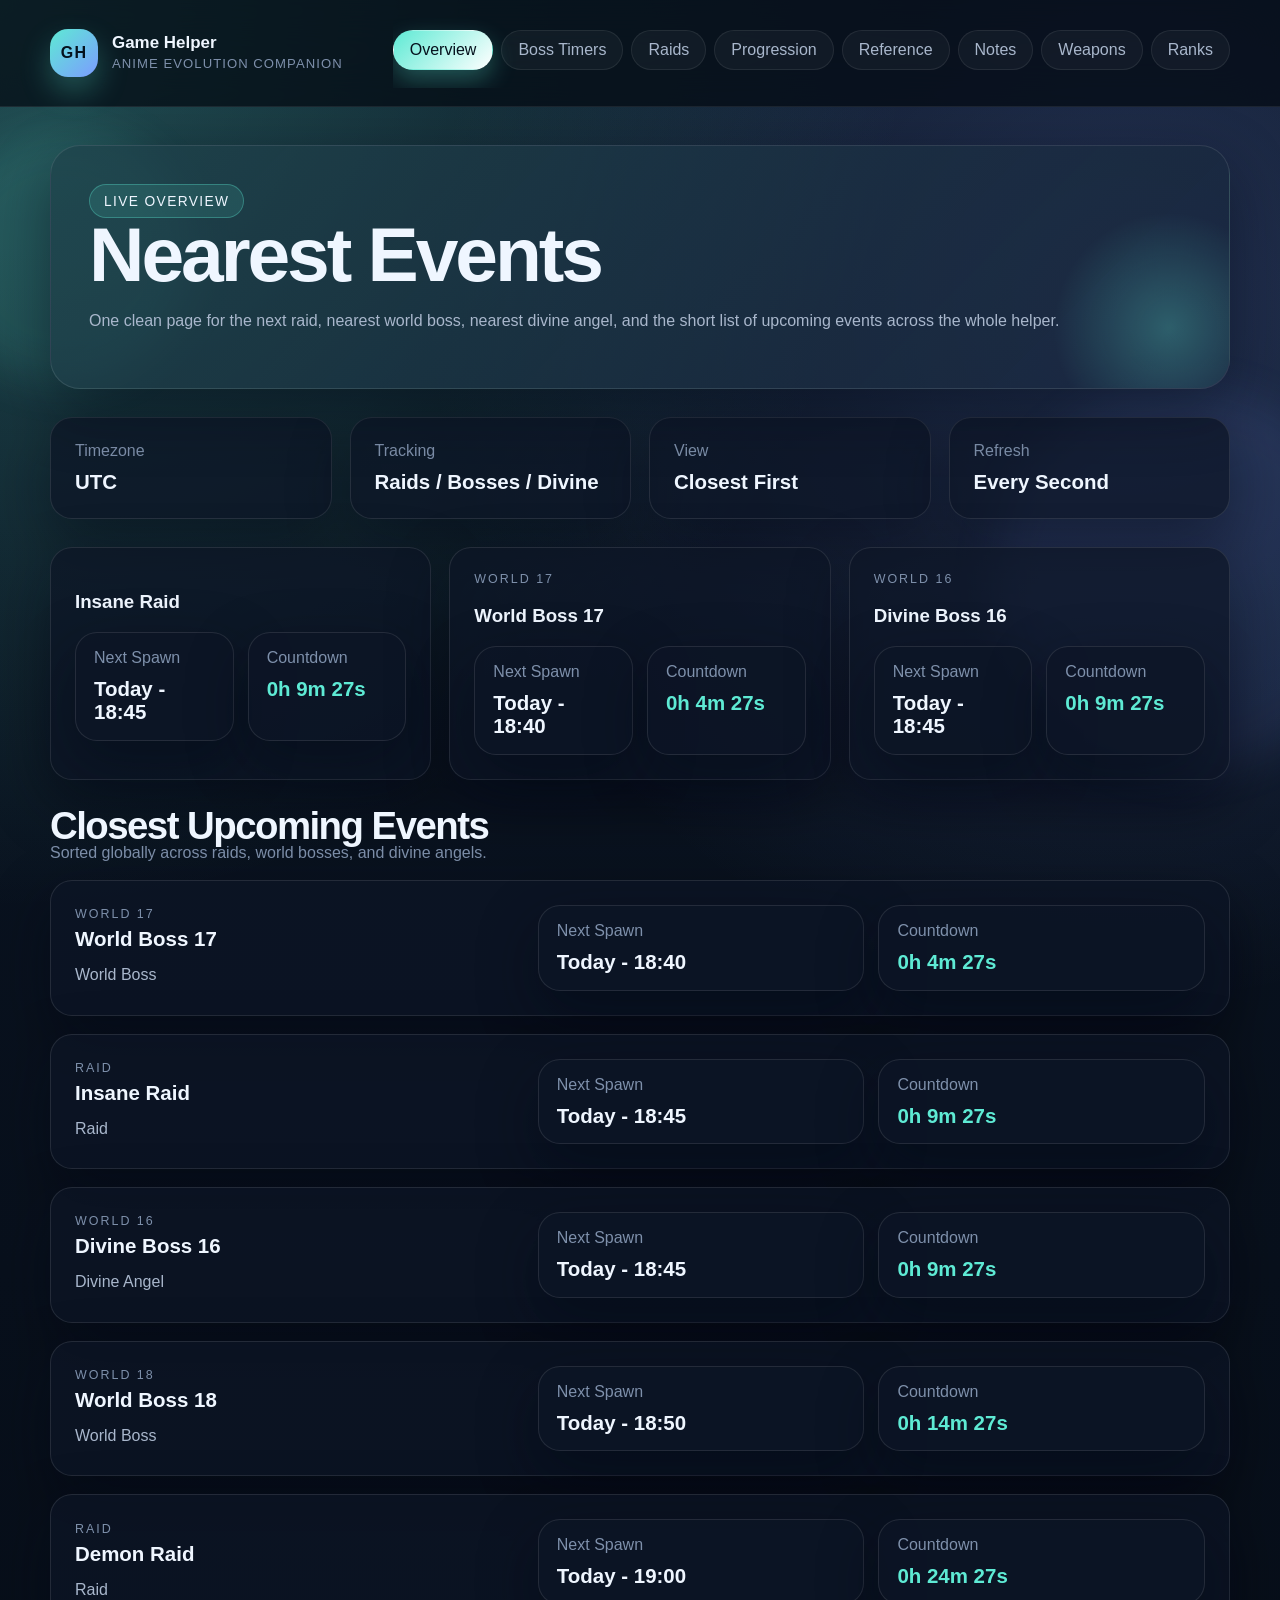
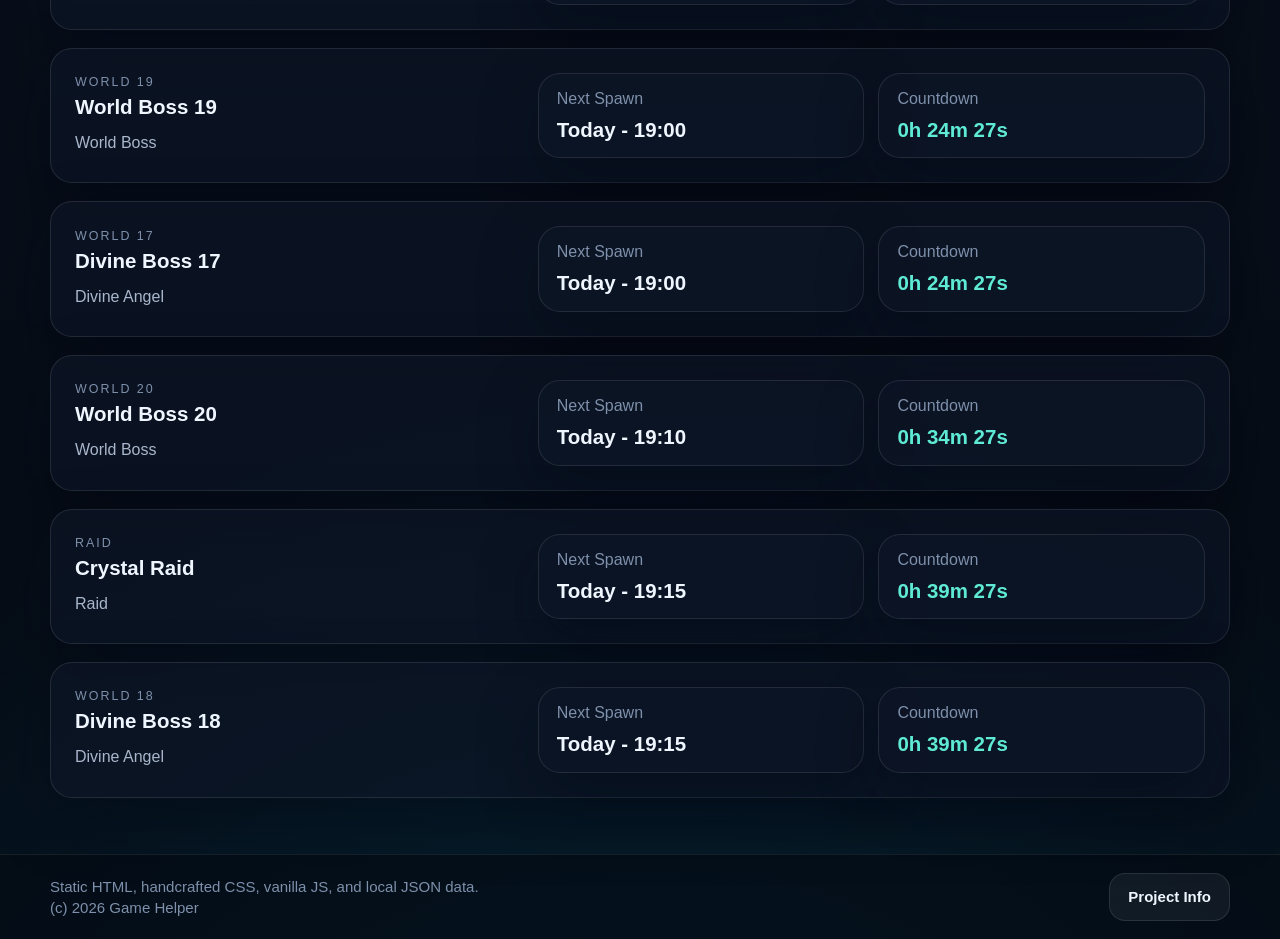
<file: pages/overview.html>
<!DOCTYPE html>
<html lang="en">
<head>
  <meta charset="UTF-8" />
  <meta name="viewport" content="width=device-width, initial-scale=1.0" />
  <title>Overview | Game Helper</title>
  <link rel="icon" type="image/png" href="../assets/logo.png" />
  <link rel="stylesheet" href="../styles/site.css" />
</head>
<body data-page="overview">
  <div class="site-wrap">
    <header id="site-header" class="site-header"></header>

    <main class="page-shell page-main">
      <section class="hero">
        <span class="eyebrow">Live overview</span>
        <h1>Nearest Events</h1>
        <p class="section-copy">
          One clean page for the next raid, nearest world boss, nearest divine angel,
          and the short list of upcoming events across the whole helper.
        </p>
      </section>

      <section class="section-block stats-grid">
        <article class="stat-card"><p>Timezone</p><strong id="overview-timezone">Loading...</strong></article>
        <article class="stat-card"><p>Tracking</p><strong>Raids / Bosses / Divine</strong></article>
        <article class="stat-card"><p>View</p><strong>Closest First</strong></article>
        <article class="stat-card"><p>Refresh</p><strong>Every Second</strong></article>
      </section>

      <section class="section-block grid-3">
        <article class="panel" id="overview-raid">Loading...</article>
        <article class="panel" id="overview-world-boss">Loading...</article>
        <article class="panel" id="overview-divine">Loading...</article>
      </section>

      <section class="section-block">
        <div class="section-header">
          <div>
            <h2 class="section-title">Closest Upcoming Events</h2>
            <p>Sorted globally across raids, world bosses, and divine angels.</p>
          </div>
        </div>
        <div id="overview-upcoming-list" class="overview-list"><div class="card">Loading...</div></div>
      </section>
    </main>

    <footer id="site-footer" class="site-footer"></footer>
  </div>

  <script src="../js/common.js" defer></script>
  <script src="../js/overview.js" defer></script>
</body>
</html>
</file>
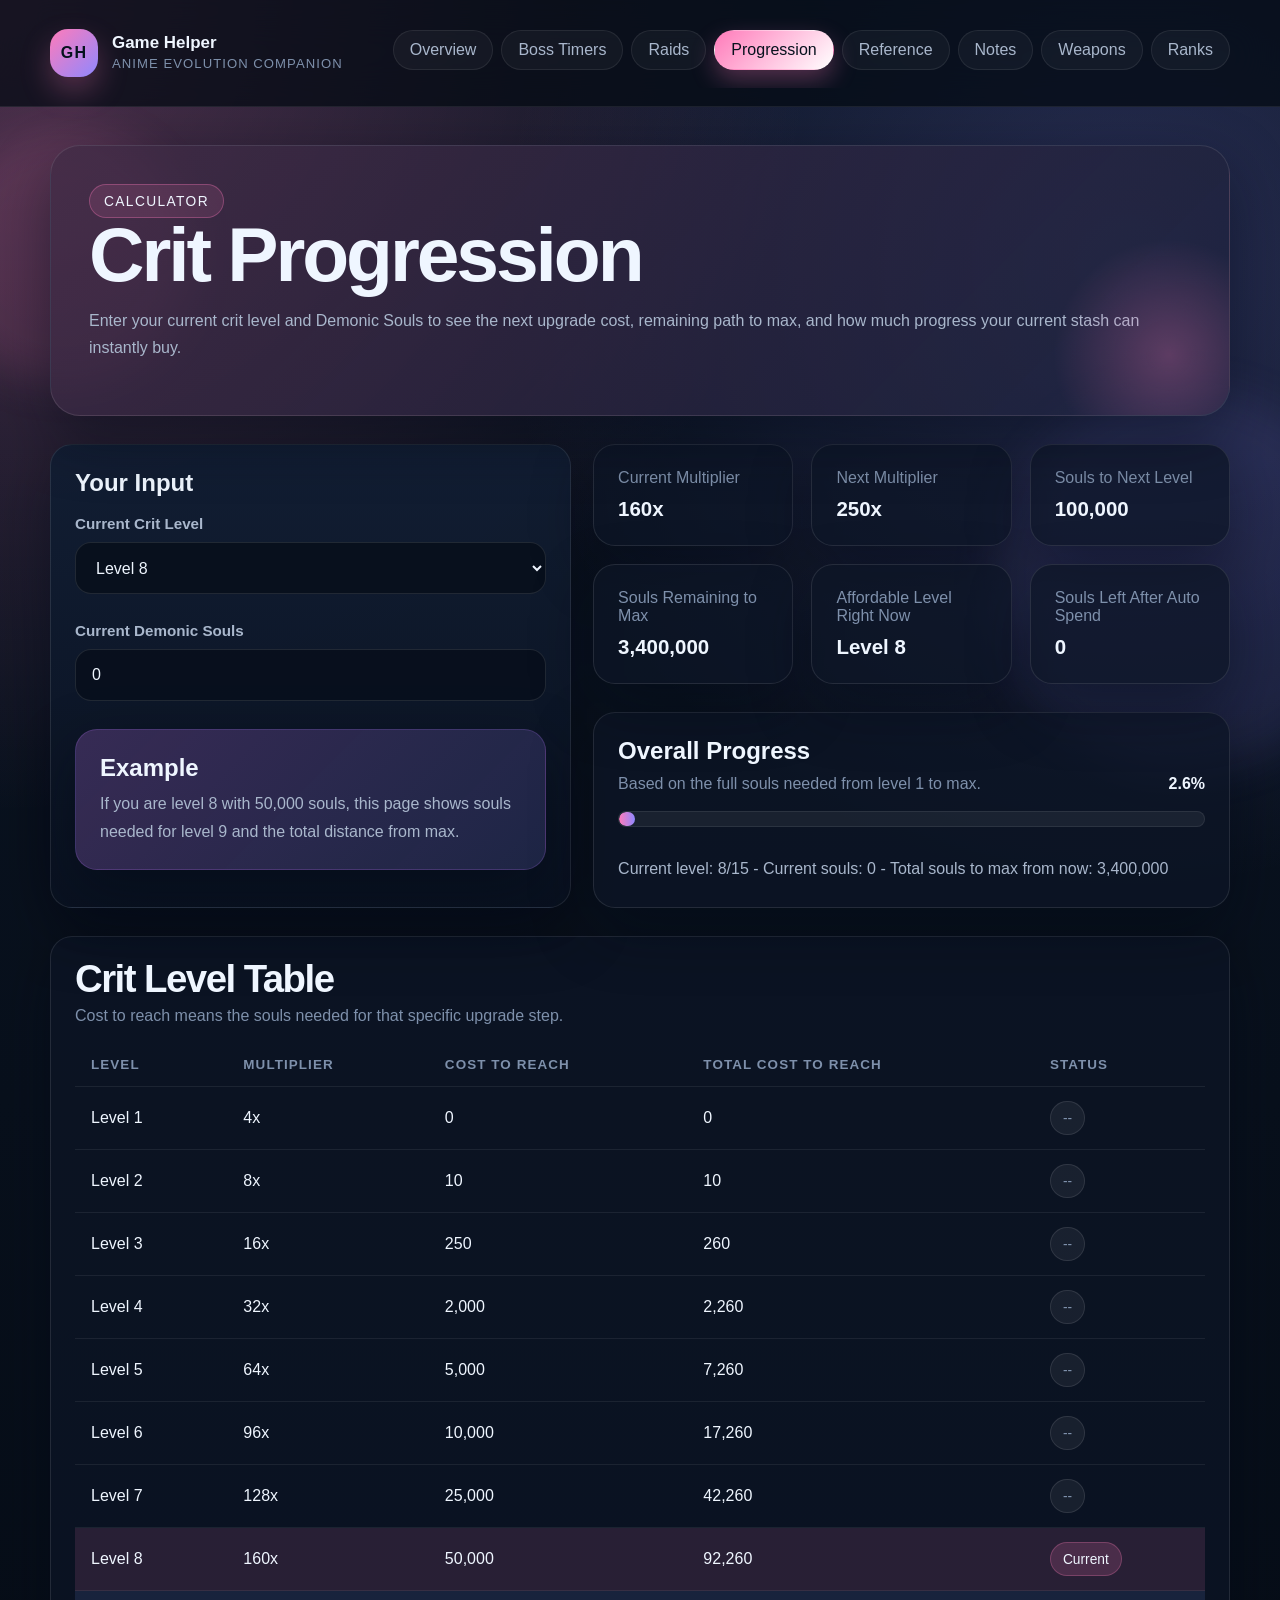
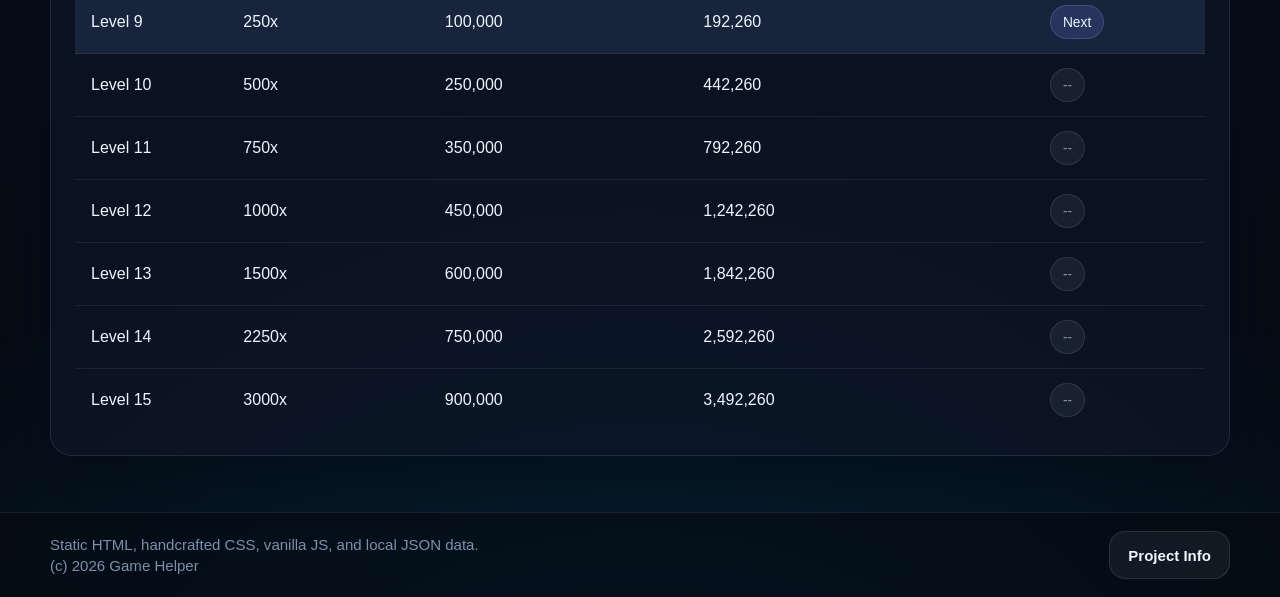
<file: pages/progression.html>
<!DOCTYPE html>
<html lang="en">
<head>
  <meta charset="UTF-8" />
  <meta name="viewport" content="width=device-width, initial-scale=1.0" />
  <title>Progression | Game Helper</title>
  <link rel="icon" type="image/png" href="../assets/logo.png" />
  <link rel="stylesheet" href="../styles/site.css" />
</head>
<body data-page="progression">
  <div class="site-wrap">
    <header id="site-header" class="site-header"></header>

    <main class="page-shell page-main">
      <section class="hero">
        <span class="eyebrow">Calculator</span>
        <h1>Crit Progression</h1>
        <p class="section-copy">
          Enter your current crit level and Demonic Souls to see the next upgrade cost,
          remaining path to max, and how much progress your current stash can instantly buy.
        </p>
      </section>

      <section class="section-block split-layout">
        <article class="panel input-panel">
          <h2>Your Input</h2>

          <div class="control-group">
            <label for="current-level" class="label">Current Crit Level</label>
            <select id="current-level" class="select"><option>Loading...</option></select>
          </div>

          <div class="control-group section-block">
            <label for="current-souls" class="label">Current Demonic Souls</label>
            <input id="current-souls" type="number" min="0" step="1" value="0" placeholder="Example: 50000" class="input" />
          </div>

          <div class="callout input-example section-block">
            <h2>Example</h2>
            <p class="muted-copy">If you are level 8 with 50,000 souls, this page shows souls needed for level 9 and the total distance from max.</p>
          </div>
        </article>

        <div>
          <div class="grid-3">
            <article class="stat-card"><p>Current Multiplier</p><strong id="result-current-multiplier">-</strong></article>
            <article class="stat-card"><p>Next Multiplier</p><strong id="result-next-multiplier">-</strong></article>
            <article class="stat-card"><p>Souls to Next Level</p><strong id="result-souls-next">-</strong></article>
            <article class="stat-card"><p>Souls Remaining to Max</p><strong id="result-souls-max">-</strong></article>
            <article class="stat-card"><p>Affordable Level Right Now</p><strong id="result-affordable-level">-</strong></article>
            <article class="stat-card"><p>Souls Left After Auto Spend</p><strong id="result-souls-left">-</strong></article>
          </div>

          <article class="panel section-block">
            <div class="section-header">
              <div>
                <h2>Overall Progress</h2>
                <p>Based on the full souls needed from level 1 to max.</p>
              </div>
              <strong id="progress-percent">0%</strong>
            </div>
            <div class="progress-track"><div id="progress-bar" class="progress-bar"></div></div>
            <p id="progress-text" class="muted-copy section-block">Loading...</p>
          </article>
        </div>
      </section>

      <section class="section-block panel">
        <div class="section-header">
          <div>
            <h2 class="section-title">Crit Level Table</h2>
            <p>Cost to reach means the souls needed for that specific upgrade step.</p>
          </div>
        </div>

        <div class="table-wrap">
          <table class="data-table">
            <thead>
              <tr>
                <th>Level</th>
                <th>Multiplier</th>
                <th>Cost to Reach</th>
                <th>Total Cost to Reach</th>
                <th>Status</th>
              </tr>
            </thead>
            <tbody id="crit-table-body"><tr><td colspan="5" class="table-empty">Loading...</td></tr></tbody>
          </table>
        </div>
      </section>
    </main>

    <footer id="site-footer" class="site-footer"></footer>
  </div>

  <script src="../js/common.js" defer></script>
  <script src="../js/progression.js" defer></script>
</body>
</html>
</file>
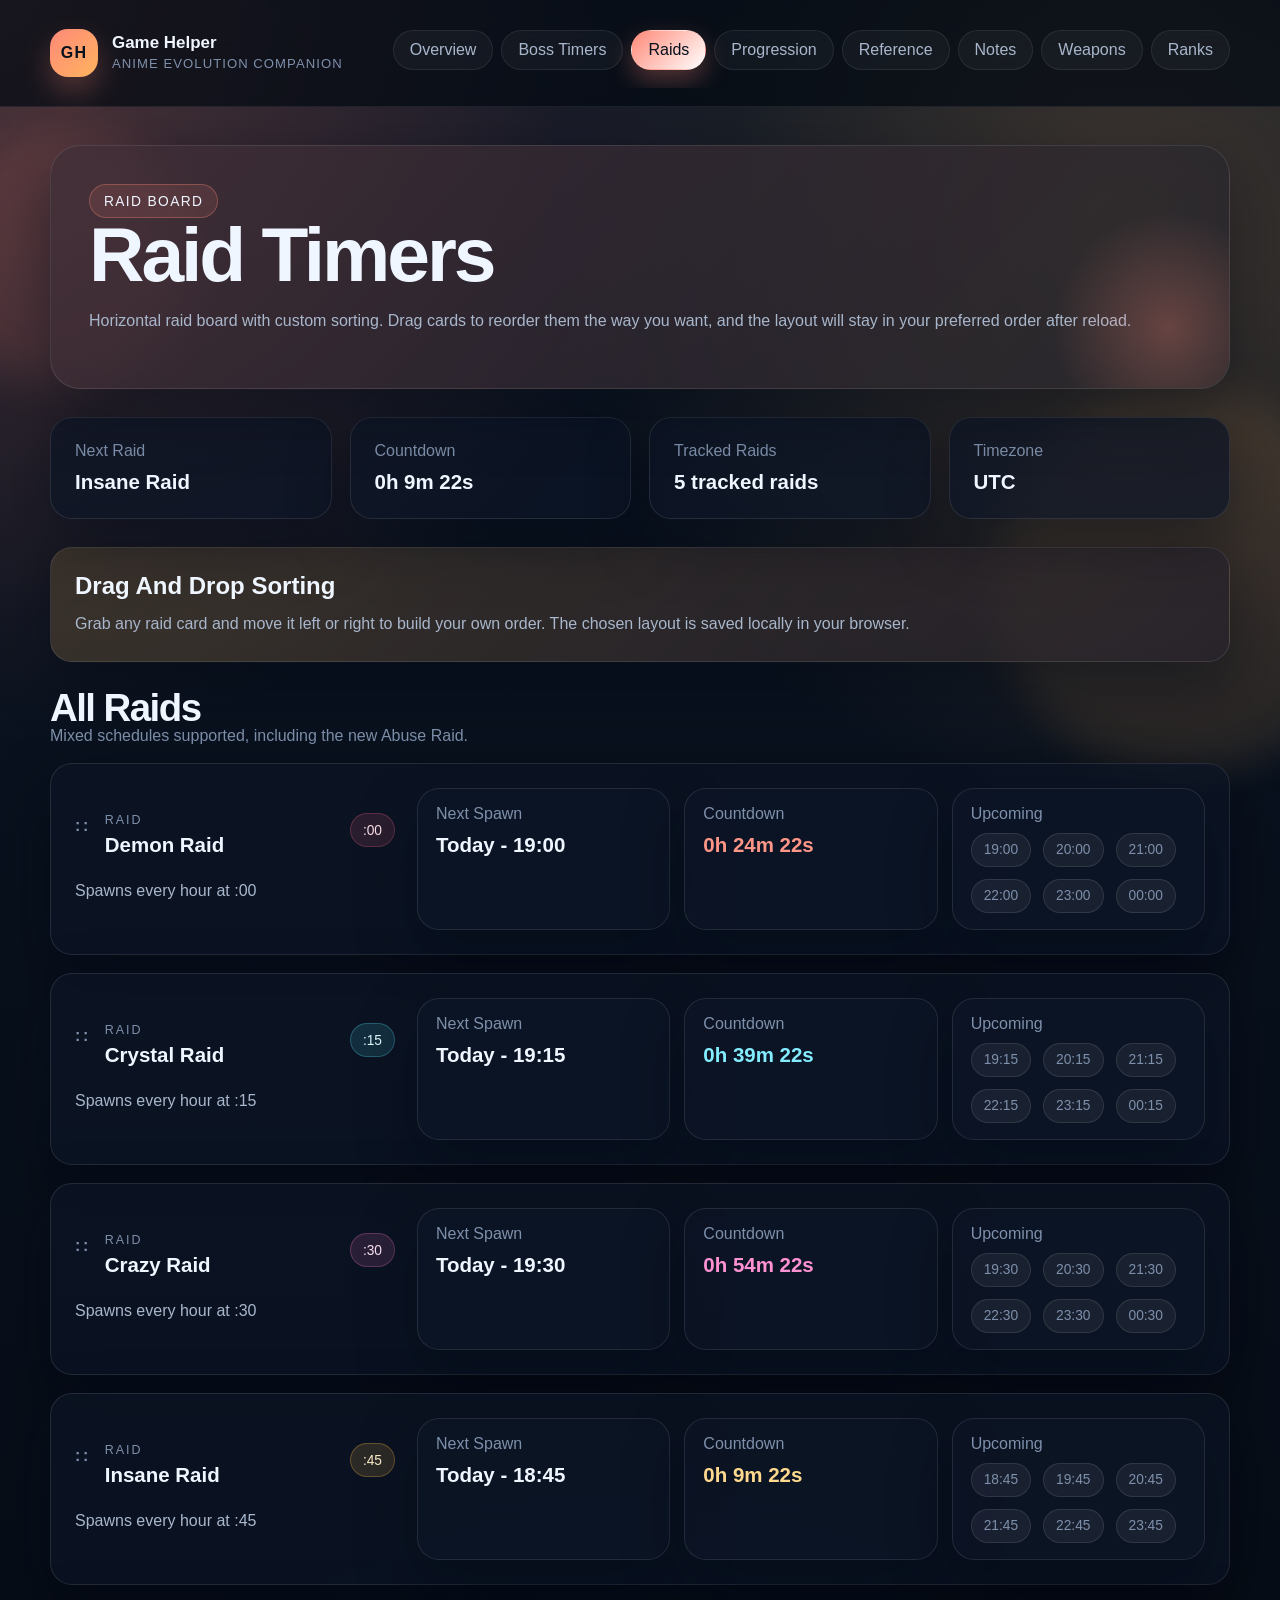
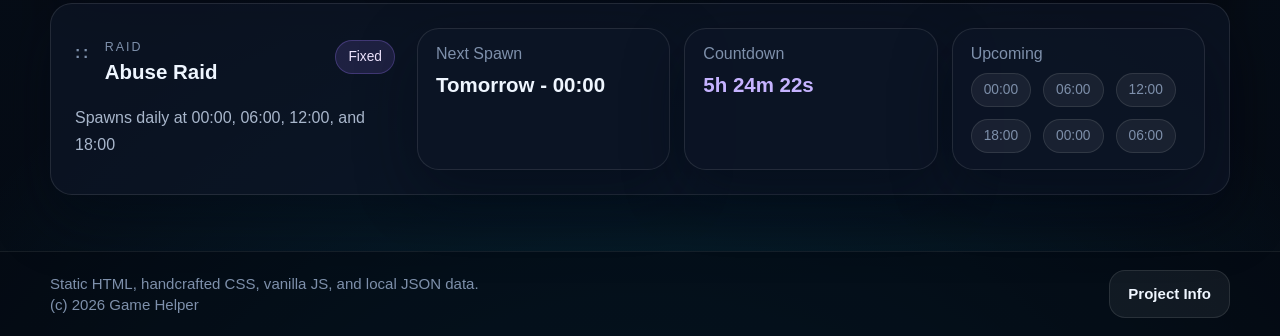
<file: pages/raids.html>
<!DOCTYPE html>
<html lang="en">
<head>
  <meta charset="UTF-8" />
  <meta name="viewport" content="width=device-width, initial-scale=1.0" />
  <title>Raids | Game Helper</title>
  <link rel="icon" type="image/png" href="../assets/logo.png" />
  <link rel="stylesheet" href="../styles/site.css" />
</head>
<body data-page="raids">
  <div class="site-wrap">
    <header id="site-header" class="site-header"></header>

    <main class="page-shell page-main">
      <section class="hero">
        <span class="eyebrow">Raid board</span>
        <h1>Raid Timers</h1>
        <p class="section-copy">
          Horizontal raid board with custom sorting. Drag cards to reorder them the way you want,
          and the layout will stay in your preferred order after reload.
        </p>
      </section>

      <section class="section-block stats-grid">
        <article class="stat-card"><p>Next Raid</p><strong id="summary-next-raid">Loading...</strong></article>
        <article class="stat-card"><p>Countdown</p><strong id="summary-next-countdown">Loading...</strong></article>
        <article class="stat-card"><p>Tracked Raids</p><strong id="summary-cycle">Loading...</strong></article>
        <article class="stat-card"><p>Timezone</p><strong id="summary-timezone">Loading...</strong></article>
      </section>

      <section class="section-block callout callout--warning">
        <h2>Drag And Drop Sorting</h2>
        <p class="muted-copy">Grab any raid card and move it left or right to build your own order. The chosen layout is saved locally in your browser.</p>
      </section>

      <section class="section-block">
        <div class="section-header">
          <div>
            <h2 class="section-title">All Raids</h2>
            <p>Mixed schedules supported, including the new Abuse Raid.</p>
          </div>
        </div>
        <div id="raid-grid" class="raid-board"><div class="card">Loading...</div></div>
      </section>
    </main>

    <footer id="site-footer" class="site-footer"></footer>
  </div>

  <script src="../js/common.js" defer></script>
  <script src="../js/raids.js" defer></script>
</body>
</html>
</file>
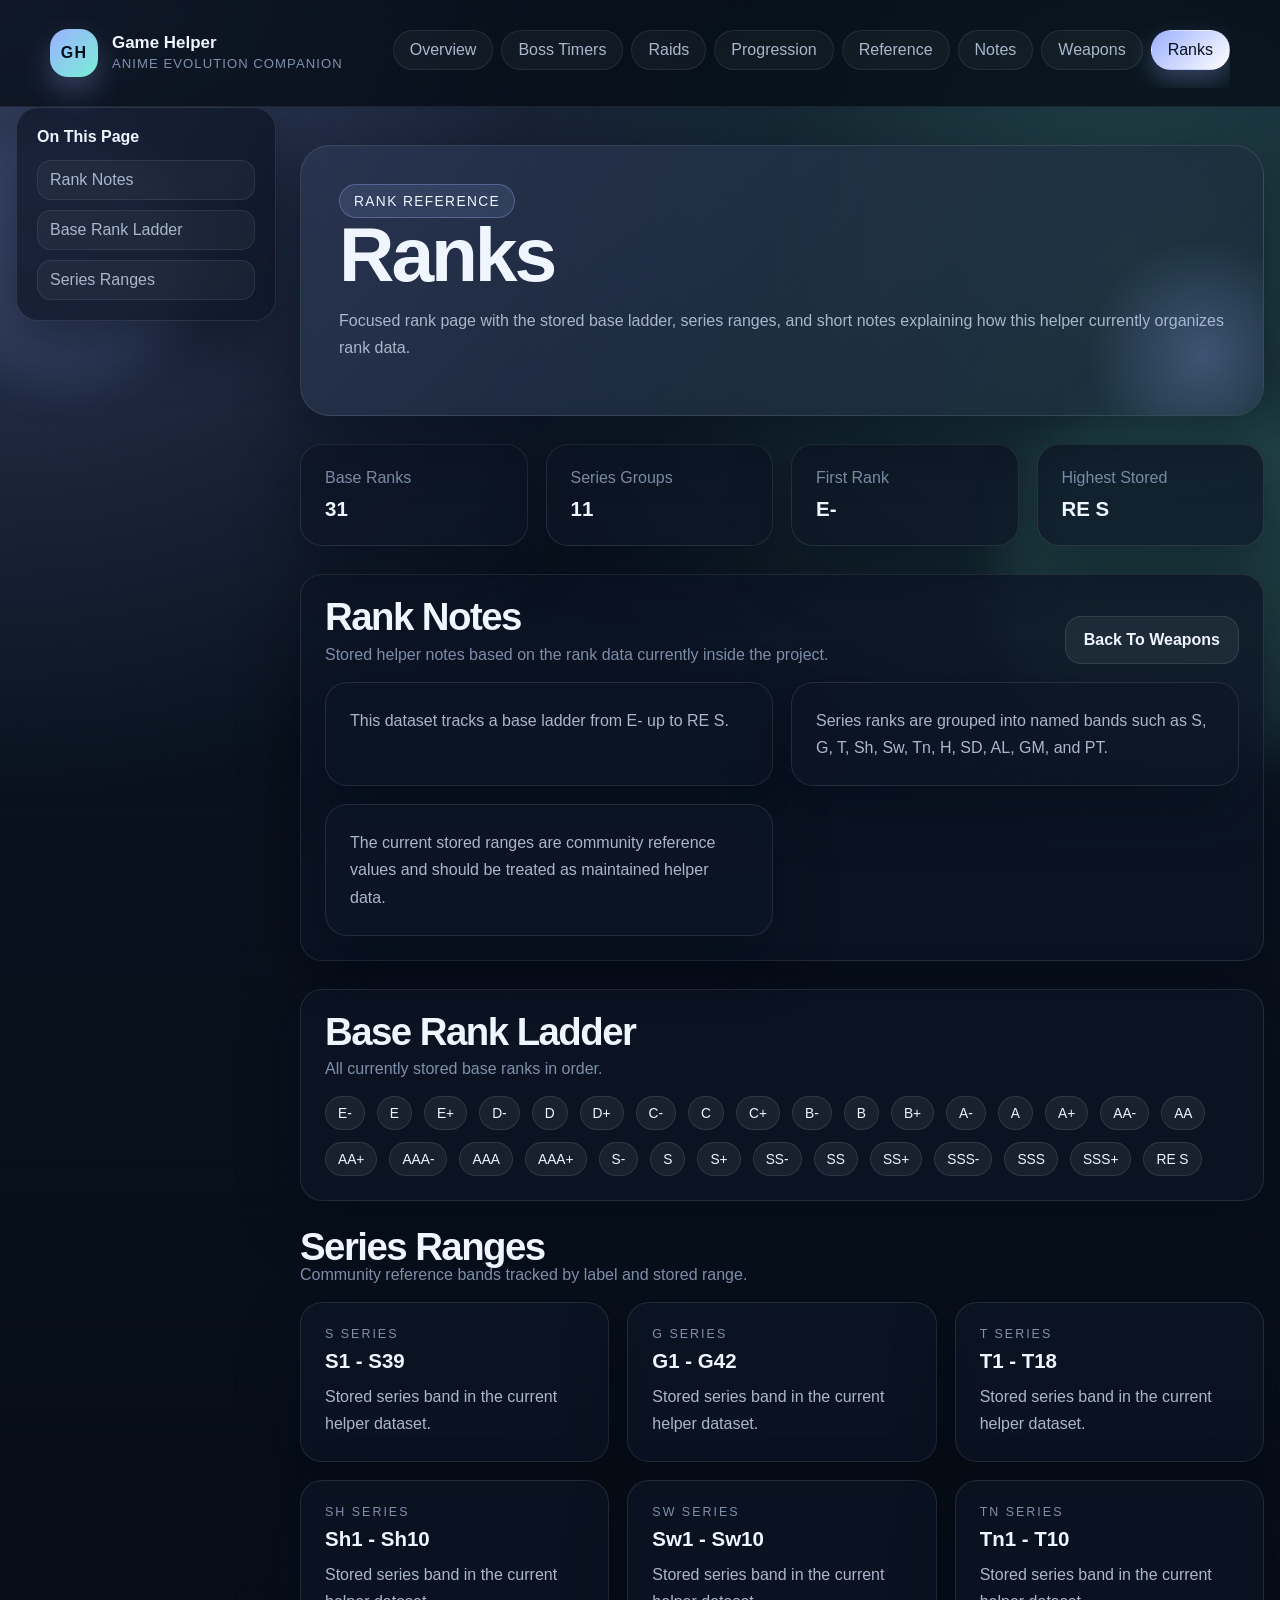
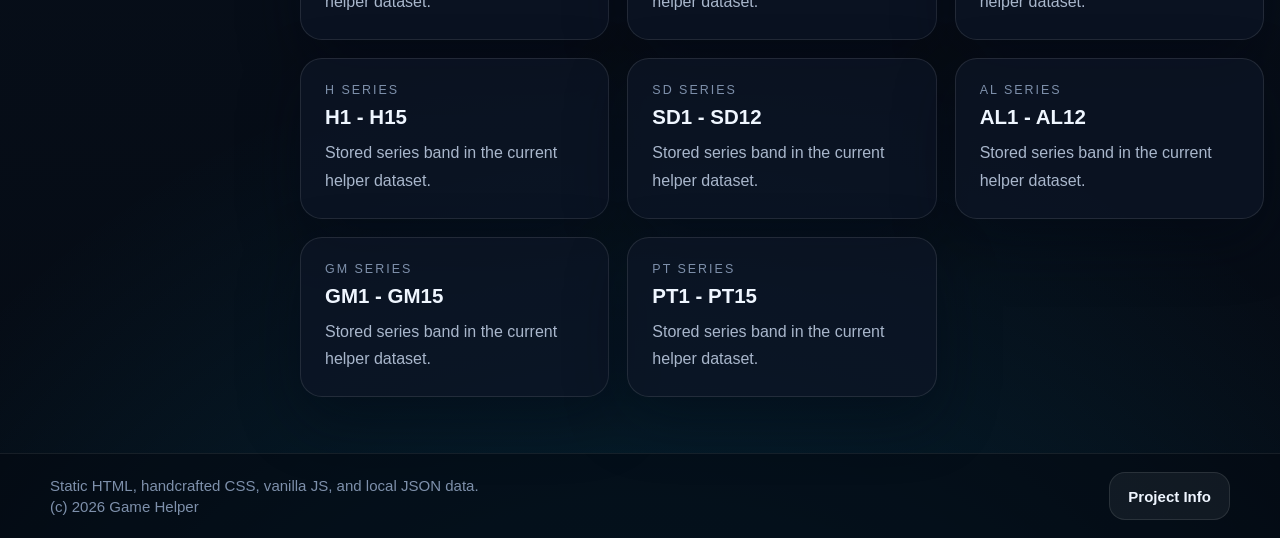
<file: pages/ranks.html>
<!DOCTYPE html>
<html lang="en">
<head>
  <meta charset="UTF-8" />
  <meta name="viewport" content="width=device-width, initial-scale=1.0" />
  <title>Ranks | Game Helper</title>
  <link rel="icon" type="image/png" href="../assets/logo.png" />
  <link rel="stylesheet" href="../styles/site.css" />
</head>
<body data-page="ranks">
  <div class="site-wrap">
    <header id="site-header" class="site-header"></header>

    <div class="page-layout page-layout--toc">
      <aside class="panel toc-panel">
        <h2>On This Page</h2>
        <nav class="toc-list" aria-label="Ranks sections">
          <a class="toc-link" href="#rank-notes-section">Rank Notes</a>
          <a class="toc-link" href="#base-ranks-section">Base Rank Ladder</a>
          <a class="toc-link" href="#series-ranks-section">Series Ranges</a>
        </nav>
      </aside>

      <main class="page-shell page-main">
        <section class="hero">
          <span class="eyebrow">Rank reference</span>
          <h1>Ranks</h1>
          <p class="section-copy">
            Focused rank page with the stored base ladder, series ranges, and short notes
            explaining how this helper currently organizes rank data.
          </p>
        </section>

        <section class="section-block stats-grid">
          <article class="stat-card"><p>Base Ranks</p><strong id="rank-summary-base">Loading...</strong></article>
          <article class="stat-card"><p>Series Groups</p><strong id="rank-summary-series">Loading...</strong></article>
          <article class="stat-card"><p>First Rank</p><strong id="rank-summary-first">Loading...</strong></article>
          <article class="stat-card"><p>Highest Stored</p><strong id="rank-summary-last">Loading...</strong></article>
        </section>

        <section id="rank-notes-section" class="section-block panel toc-target">
          <div class="section-header">
            <div>
              <h2 class="section-title">Rank Notes</h2>
              <p>Stored helper notes based on the rank data currently inside the project.</p>
            </div>
            <a href="./weapons.html" class="button button--secondary">Back To Weapons</a>
          </div>
          <div id="rank-notes" class="grid-2">Loading...</div>
        </section>

        <section id="base-ranks-section" class="section-block panel toc-target">
          <div class="section-header">
            <div>
              <h2 class="section-title">Base Rank Ladder</h2>
              <p>All currently stored base ranks in order.</p>
            </div>
          </div>
          <div id="base-ranks" class="rank-cloud"><span class="pill">Loading...</span></div>
        </section>

        <section id="series-ranks-section" class="section-block toc-target">
          <div class="section-header">
            <div>
              <h2 class="section-title">Series Ranges</h2>
              <p>Community reference bands tracked by label and stored range.</p>
            </div>
          </div>
          <div id="series-ranks" class="grid-3">Loading...</div>
        </section>
      </main>
    </div>

    <footer id="site-footer" class="site-footer"></footer>
  </div>

  <script src="../js/common.js" defer></script>
  <script src="../js/ranks.js" defer></script>
</body>
</html>
</file>
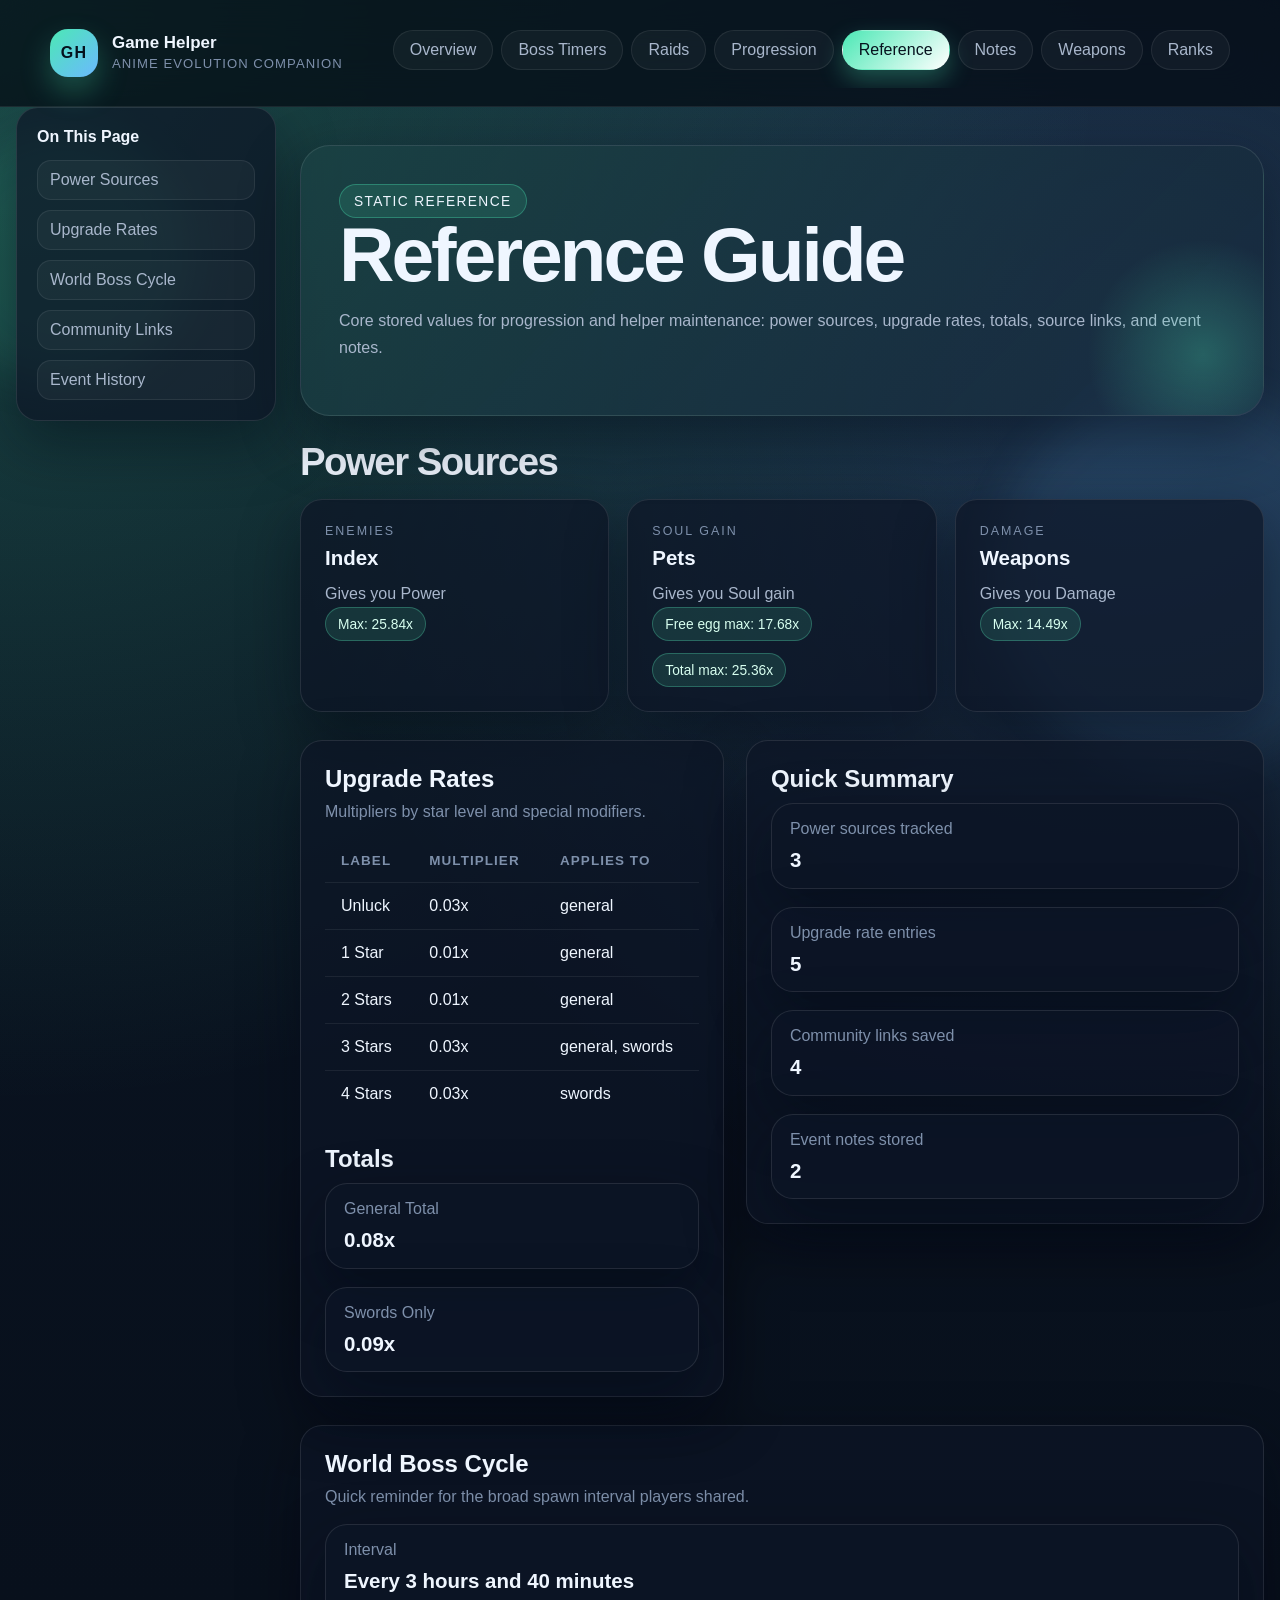
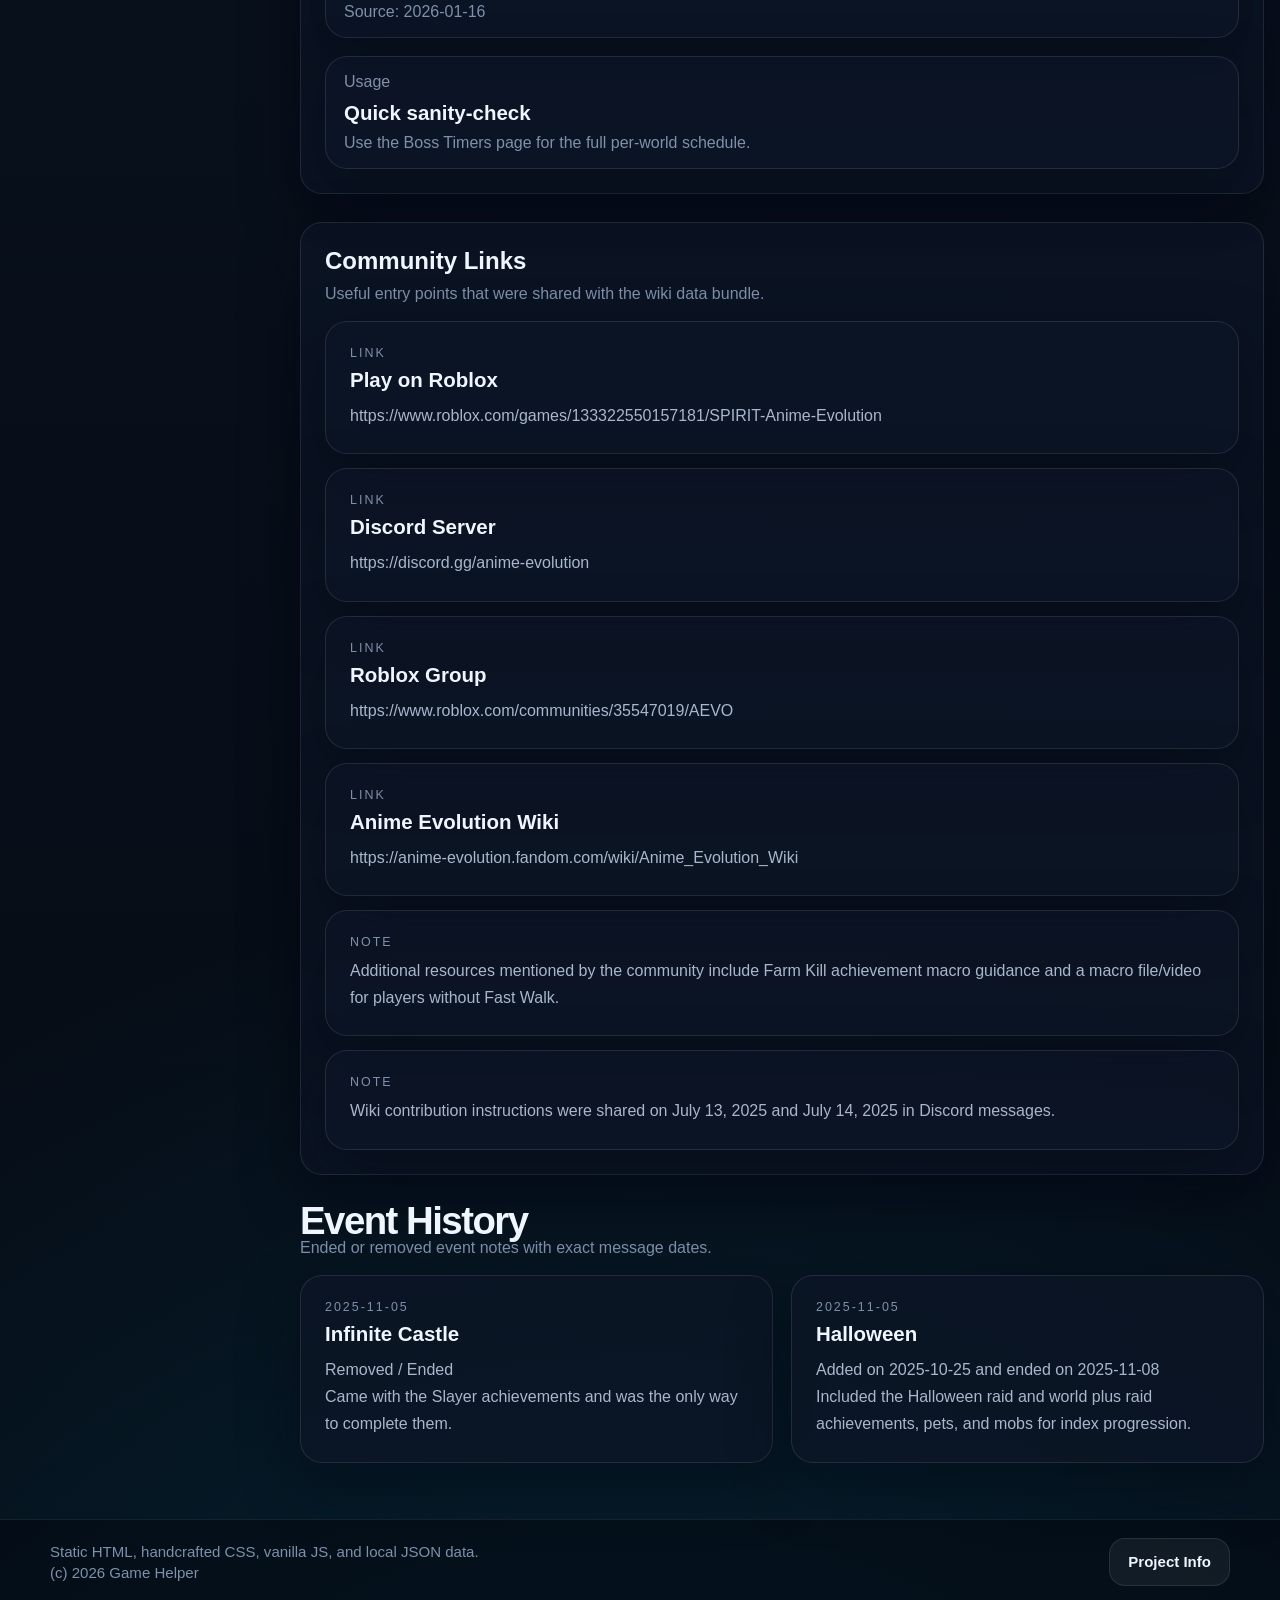
<file: pages/reference.html>
<!DOCTYPE html>
<html lang="en">
<head>
  <meta charset="UTF-8" />
  <meta name="viewport" content="width=device-width, initial-scale=1.0" />
  <title>Reference | Game Helper</title>
  <link rel="icon" type="image/png" href="../assets/logo.png" />
  <link rel="stylesheet" href="../styles/site.css" />
</head>
<body data-page="reference">
  <div class="site-wrap">
    <header id="site-header" class="site-header"></header>

    <div class="page-layout page-layout--toc">
      <aside class="panel toc-panel">
        <h2>On This Page</h2>
        <nav class="toc-list" aria-label="Reference sections">
          <a class="toc-link" href="#power-sources-section">Power Sources</a>
          <a class="toc-link" href="#upgrade-rates-section">Upgrade Rates</a>
          <a class="toc-link" href="#world-cycle-section">World Boss Cycle</a>
          <a class="toc-link" href="#community-links-section">Community Links</a>
          <a class="toc-link" href="#event-history-section">Event History</a>
        </nav>
      </aside>

      <main class="page-shell page-main">
        <section class="hero">
          <span class="eyebrow">Static reference</span>
          <h1>Reference Guide</h1>
          <p class="section-copy">
            Core stored values for progression and helper maintenance:
            power sources, upgrade rates, totals, source links, and event notes.
          </p>
        </section>

        <section id="power-sources-section" class="section-block toc-target">
          <div class="section-header"><div><h2 class="section-title">Power Sources</h2></div></div>
          <div id="power-sources" class="grid-3"><div class="card">Loading...</div></div>
        </section>

        <section class="section-block split-layout">
          <article id="upgrade-rates-section" class="panel toc-target">
            <div class="section-header">
              <div>
                <h2>Upgrade Rates</h2>
                <p>Multipliers by star level and special modifiers.</p>
              </div>
            </div>
            <div class="table-wrap">
              <table class="data-table">
                <thead>
                  <tr><th>Label</th><th>Multiplier</th><th>Applies To</th></tr>
                </thead>
                <tbody id="upgrade-rates-body"><tr><td colspan="3" class="table-empty">Loading...</td></tr></tbody>
              </table>
            </div>
            <div class="section-block">
              <h2>Totals</h2>
              <div id="totals-boxes" class="stack-grid"><div class="mini-stat"><span>Loading...</span><strong>...</strong></div></div>
            </div>
          </article>

          <div>
            <article class="panel">
              <h2>Quick Summary</h2>
              <div id="summary-notes" class="stack-grid">Loading...</div>
            </article>
          </div>
        </section>

        <section id="world-cycle-section" class="section-block panel toc-target">
          <div class="section-header">
            <div>
              <h2>World Boss Cycle</h2>
              <p>Quick reminder for the broad spawn interval players shared.</p>
            </div>
          </div>
          <div id="world-boss-cycle" class="stack-grid">Loading...</div>
        </section>

        <section id="community-links-section" class="section-block panel toc-target">
          <div class="section-header">
            <div>
              <h2>Community Links</h2>
              <p>Useful entry points that were shared with the wiki data bundle.</p>
            </div>
          </div>
          <div id="community-links" class="stack-list">Loading...</div>
        </section>

        <section id="event-history-section" class="section-block toc-target">
          <div class="section-header">
            <div>
              <h2 class="section-title">Event History</h2>
              <p>Ended or removed event notes with exact message dates.</p>
            </div>
          </div>
          <div id="event-history" class="grid-2">Loading...</div>
        </section>
      </main>
    </div>

    <footer id="site-footer" class="site-footer"></footer>
  </div>

  <script src="../js/common.js" defer></script>
  <script src="../js/reference.js" defer></script>
</body>
</html>
</file>
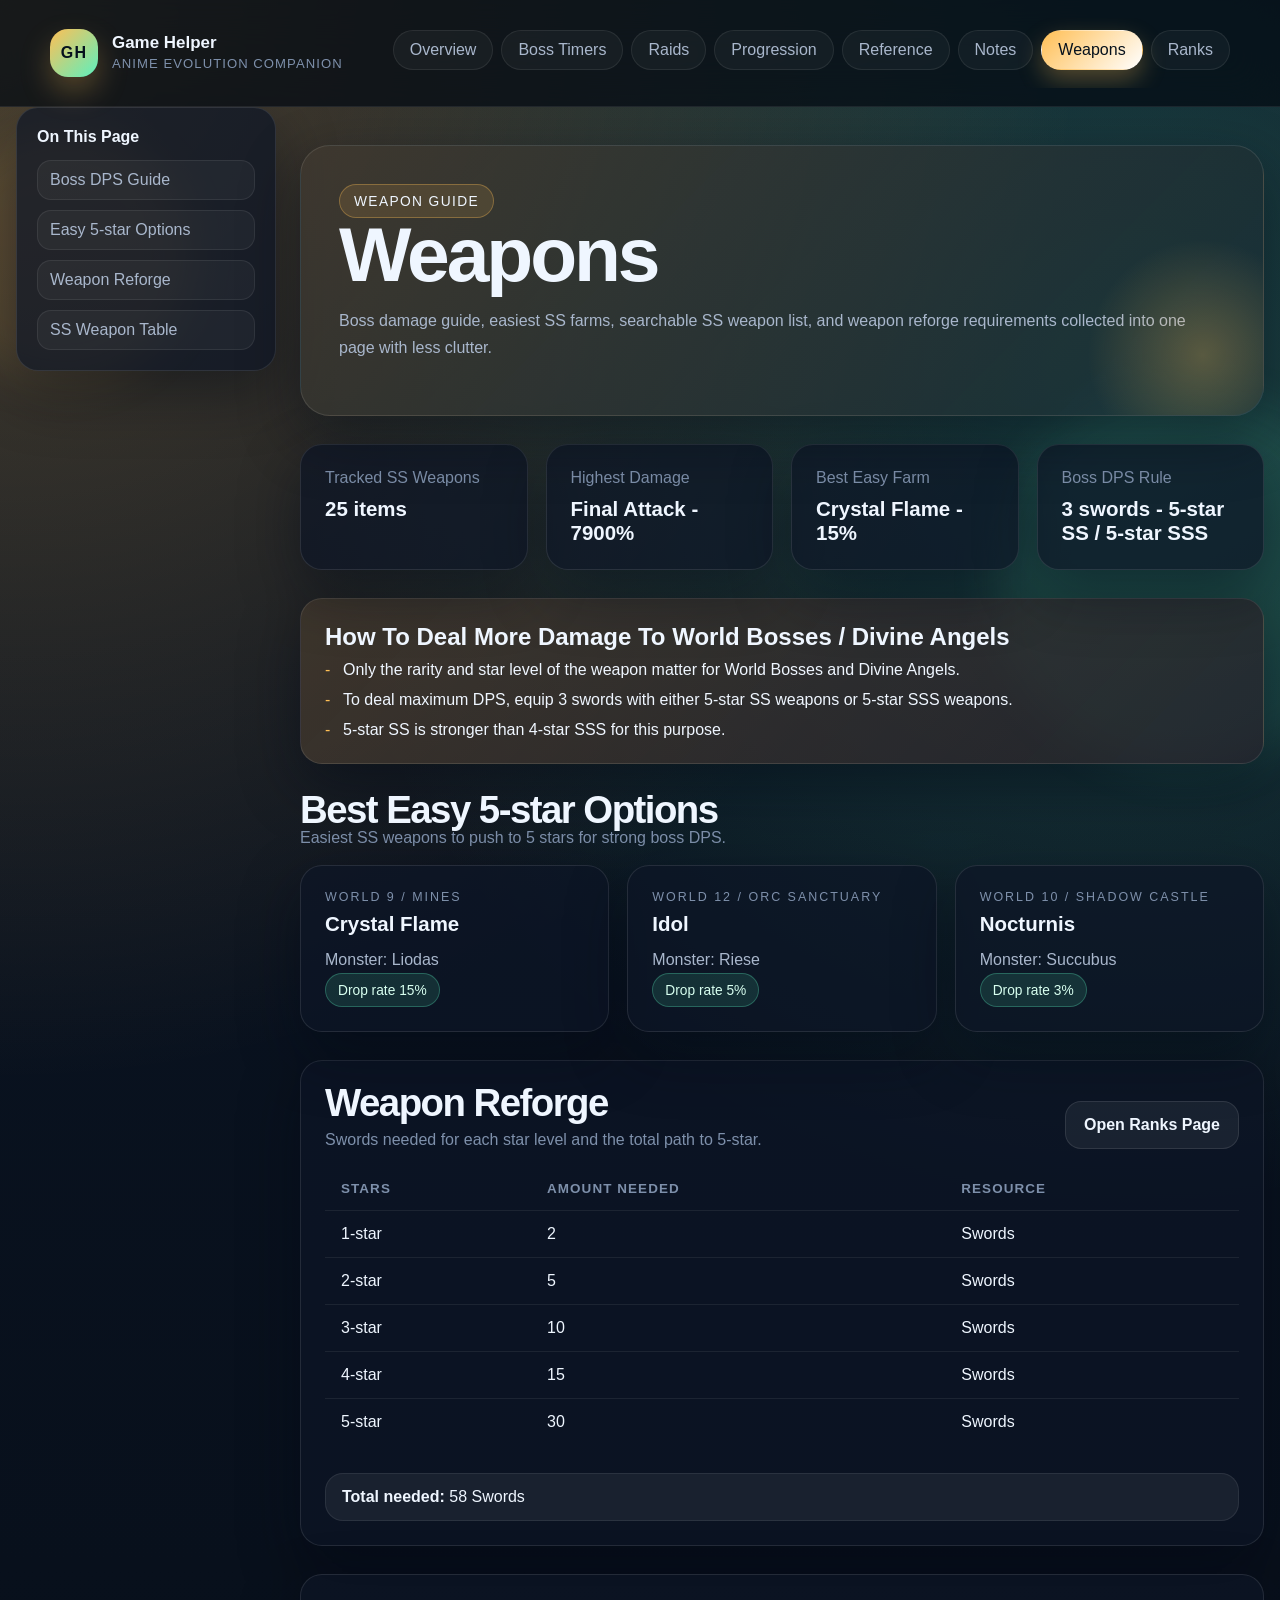
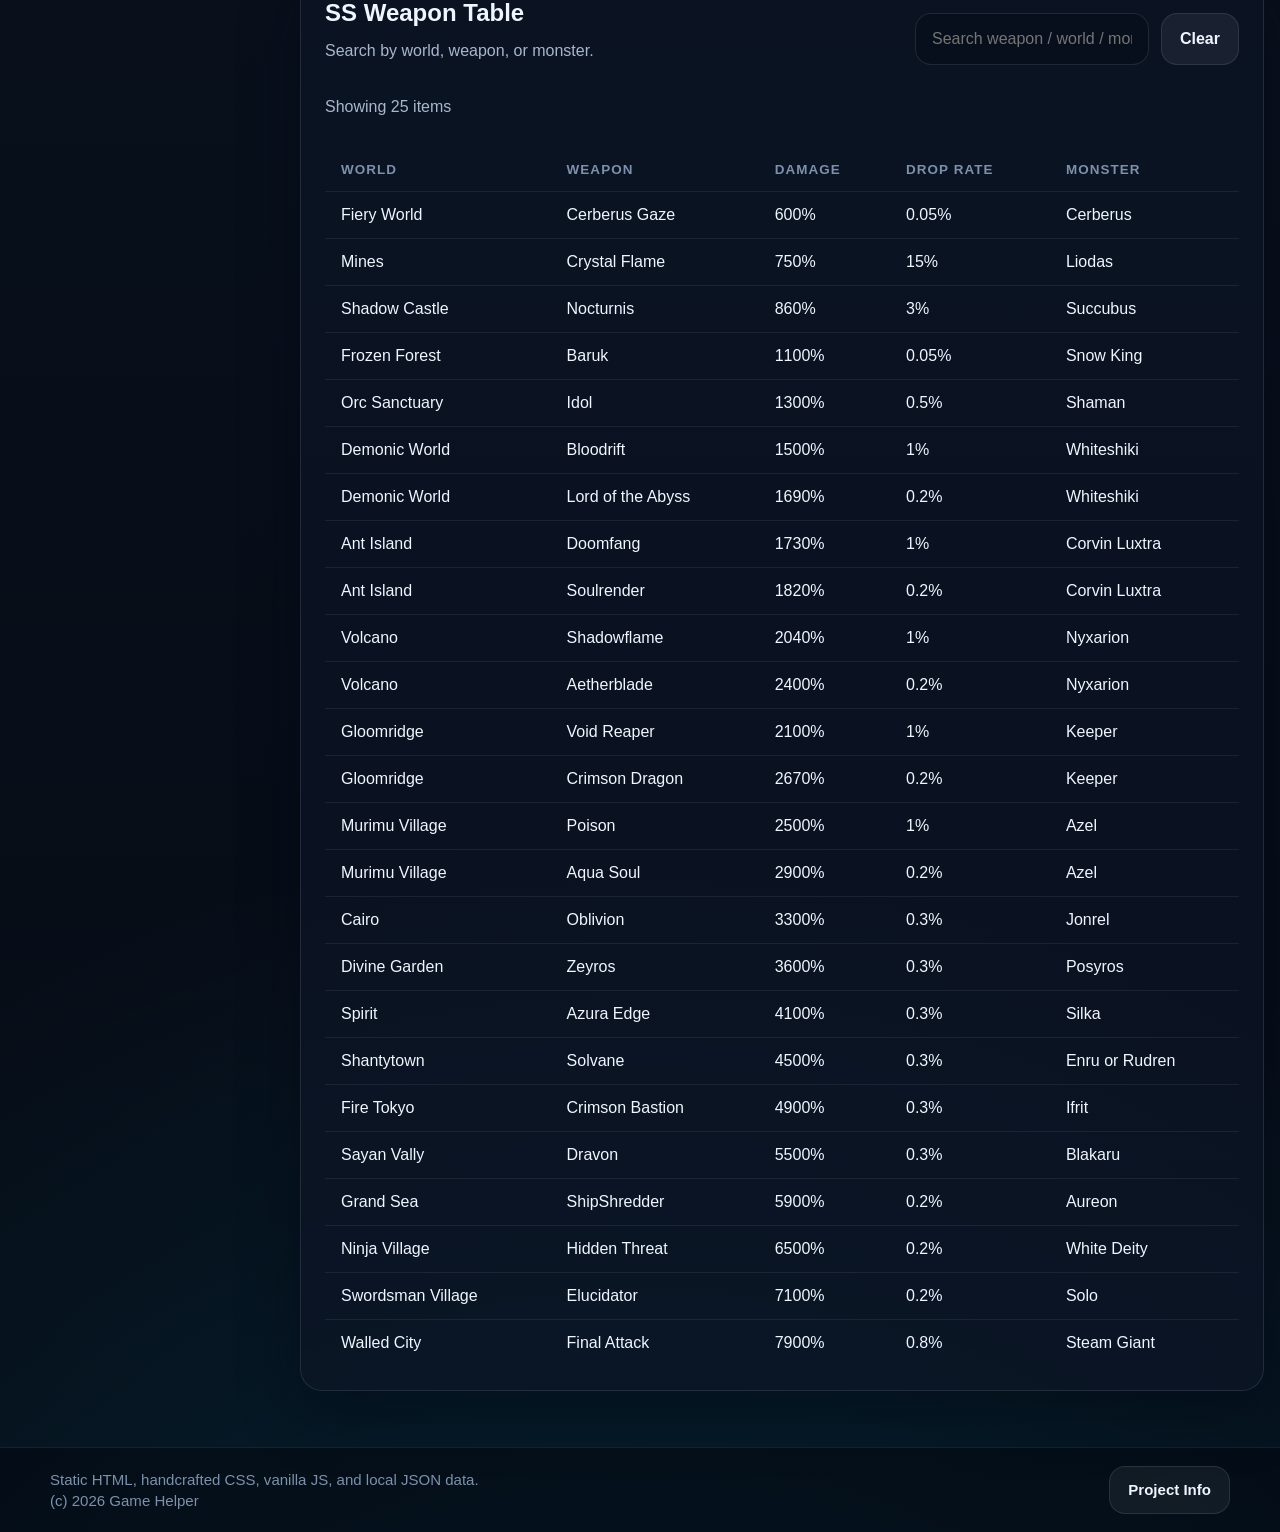
<file: pages/weapons.html>
<!DOCTYPE html>
<html lang="en">
<head>
  <meta charset="UTF-8" />
  <meta name="viewport" content="width=device-width, initial-scale=1.0" />
  <title>Weapons | Game Helper</title>
  <link rel="icon" type="image/png" href="../assets/logo.png" />
  <link rel="stylesheet" href="../styles/site.css" />
</head>
<body data-page="weapons">
  <div class="site-wrap">
    <header id="site-header" class="site-header"></header>

    <div class="page-layout page-layout--toc">
      <aside class="panel toc-panel">
        <h2>On This Page</h2>
        <nav class="toc-list" aria-label="Weapons sections">
          <a class="toc-link" href="#dps-guide-section">Boss DPS Guide</a>
          <a class="toc-link" href="#easy-weapons-section">Easy 5-star Options</a>
          <a class="toc-link" href="#reforge-section">Weapon Reforge</a>
          <a class="toc-link" href="#weapon-table-section">SS Weapon Table</a>
        </nav>
      </aside>

      <main class="page-shell page-main">
        <section class="hero">
          <span class="eyebrow">Weapon guide</span>
          <h1>Weapons</h1>
          <p class="section-copy">
            Boss damage guide, easiest SS farms, searchable SS weapon list, and weapon reforge requirements
            collected into one page with less clutter.
          </p>
        </section>

        <section class="section-block stats-grid">
          <article class="stat-card"><p>Tracked SS Weapons</p><strong id="summary-weapon-count">Loading...</strong></article>
          <article class="stat-card"><p>Highest Damage</p><strong id="summary-highest-damage">Loading...</strong></article>
          <article class="stat-card"><p>Best Easy Farm</p><strong id="summary-best-farm">Loading...</strong></article>
          <article class="stat-card"><p>Boss DPS Rule</p><strong id="summary-dps-rule">Loading...</strong></article>
        </section>

        <section id="dps-guide-section" class="section-block callout callout--warning toc-target">
          <h2>How To Deal More Damage To World Bosses / Divine Angels</h2>
          <div id="dps-guide">Loading...</div>
        </section>

        <section id="easy-weapons-section" class="section-block toc-target">
          <div class="section-header">
            <div>
              <h2 class="section-title">Best Easy 5-star Options</h2>
              <p>Easiest SS weapons to push to 5 stars for strong boss DPS.</p>
            </div>
          </div>
          <div id="easy-weapons" class="grid-3"><div class="card">Loading...</div></div>
        </section>

        <section id="reforge-section" class="section-block panel toc-target">
          <div class="section-header">
            <div>
              <h2 class="section-title">Weapon Reforge</h2>
              <p>Swords needed for each star level and the total path to 5-star.</p>
            </div>
            <a href="./ranks.html" class="button button--secondary">Open Ranks Page</a>
          </div>
          <div class="table-wrap">
            <table class="data-table">
              <thead><tr><th>Stars</th><th>Amount Needed</th><th>Resource</th></tr></thead>
              <tbody id="reforge-body"><tr><td colspan="3" class="table-empty">Loading...</td></tr></tbody>
            </table>
          </div>
          <div id="reforge-total" class="notice section-block">Loading...</div>
        </section>

        <section id="weapon-table-section" class="section-block panel toc-target">
          <div class="filter-bar">
            <div>
              <h2>SS Weapon Table</h2>
              <p class="muted-copy">Search by world, weapon, or monster.</p>
            </div>
            <div class="form-row">
              <input id="weapon-filter-input" type="text" placeholder="Search weapon / world / monster" class="input" />
              <button id="weapon-filter-clear" class="button button--secondary" type="button">Clear</button>
            </div>
          </div>

          <p class="muted-copy section-block">Showing <span id="visible-weapon-count">0</span> items</p>
          <div class="table-wrap section-block">
            <table class="data-table">
              <thead>
                <tr><th>World</th><th>Weapon</th><th>Damage</th><th>Drop Rate</th><th>Monster</th></tr>
              </thead>
              <tbody id="weapons-table-body"><tr><td colspan="5" class="table-empty">Loading...</td></tr></tbody>
            </table>
          </div>
        </section>
      </main>
    </div>

    <footer id="site-footer" class="site-footer"></footer>
  </div>

  <script src="../js/common.js" defer></script>
  <script src="../js/weapons.js" defer></script>
</body>
</html>
</file>
<file: styles/site.css>
﻿:root {
  --bg: #07111f;
  --surface: rgba(13, 22, 38, 0.72);
  --surface-strong: rgba(8, 16, 29, 0.92);
  --surface-border: rgba(255, 255, 255, 0.1);
  --text: #eff6ff;
  --text-soft: #a9b7cc;
  --text-dim: #7e90ab;
  --accent: #69c5ff;
  --accent-strong: #9f7bff;
  --accent-rgb: 105, 197, 255;
  --accent-strong-rgb: 159, 123, 255;
  --shadow: 0 22px 60px rgba(1, 9, 20, 0.45);
  --radius-xl: 30px;
  --radius-lg: 22px;
  --scrollbar-track: rgba(5, 11, 20, 0.88);
  --scrollbar-thumb-top: rgba(110, 168, 235, 0.58);
  --scrollbar-thumb-bot: rgba(72, 118, 188, 0.42);
}

*,
*::before,
*::after {
  box-sizing: border-box;
}

html {
  scrollbar-width: thin;
  scrollbar-color: var(--scrollbar-thumb-top) var(--scrollbar-track);
}

*::-webkit-scrollbar {
  width: 10px;
  height: 10px;
}

*::-webkit-scrollbar-track {
  background: var(--scrollbar-track);
  border-radius: 999px;
}

*::-webkit-scrollbar-thumb {
  background: linear-gradient(180deg, var(--scrollbar-thumb-top), var(--scrollbar-thumb-bot));
  border-radius: 999px;
  border: 2px solid rgba(5, 11, 20, 0.85);
}

*::-webkit-scrollbar-thumb:hover {
  background: linear-gradient(180deg, rgba(130, 188, 248, 0.75), rgba(95, 145, 215, 0.55));
}

*::-webkit-scrollbar-corner {
  background: transparent;
}

html { scroll-behavior: smooth; }

body {
  margin: 0;
  min-height: 100vh;
  color: var(--text);
  font-family: "Segoe UI Variable Display", "Trebuchet MS", "Segoe UI", sans-serif;
  background:
    radial-gradient(circle at top left, rgba(var(--accent-rgb), 0.28), transparent 32%),
    radial-gradient(circle at 88% 12%, rgba(var(--accent-strong-rgb), 0.22), transparent 28%),
    radial-gradient(circle at 50% 120%, rgba(0, 194, 255, 0.18), transparent 35%),
    linear-gradient(180deg, #0b1524 0%, #050b14 100%);
  position: relative;
}

body::before,
body::after {
  content: "";
  position: fixed;
  pointer-events: none;
  filter: blur(22px);
  opacity: 0.55;
  border-radius: 50%;
}

body::before {
  width: 16rem;
  height: 16rem;
  top: 8rem;
  left: -4rem;
  background: rgba(var(--accent-rgb), 0.26);
}

body::after {
  width: 24rem;
  height: 24rem;
  right: -6rem;
  bottom: 8rem;
  background: rgba(var(--accent-strong-rgb), 0.2);
}

body[data-page="home"] { --accent: #6fe8ff; --accent-strong: #7f84ff; --accent-rgb: 111, 232, 255; --accent-strong-rgb: 127, 132, 255; }
body[data-page="overview"] { --accent: #5eead4; --accent-strong: #7c9cff; --accent-rgb: 94, 234, 212; --accent-strong-rgb: 124, 156, 255; }
body[data-page="boss-timers"] { --accent: #7ea4ff; --accent-strong: #d171ff; --accent-rgb: 126, 164, 255; --accent-strong-rgb: 209, 113, 255; }
body[data-page="raids"] { --accent: #ff8978; --accent-strong: #ffb45f; --accent-rgb: 255, 137, 120; --accent-strong-rgb: 255, 180, 95; }
body[data-page="progression"] { --accent: #ff7bba; --accent-strong: #8f88ff; --accent-rgb: 255, 123, 186; --accent-strong-rgb: 143, 136, 255; }
body[data-page="reference"] { --accent: #4ce8b5; --accent-strong: #6bb9ff; --accent-rgb: 76, 232, 181; --accent-strong-rgb: 107, 185, 255; }
body[data-page="library"] { --accent: #6ff0b8; --accent-strong: #ffd06a; --accent-rgb: 111, 240, 184; --accent-strong-rgb: 255, 208, 106; }
body[data-page="weapons"] { --accent: #ffbf55; --accent-strong: #5df0be; --accent-rgb: 255, 191, 85; --accent-strong-rgb: 93, 240, 190; }
body[data-page="ranks"] { --accent: #9cb0ff; --accent-strong: #79efd6; --accent-rgb: 156, 176, 255; --accent-strong-rgb: 121, 239, 214; }

a { color: inherit; text-decoration: none; }
button, input, select { font: inherit; }
[hidden] { display: none !important; }

.site-wrap { position: relative; z-index: 1; }
.page-shell { width: min(1180px, calc(100% - 32px)); margin: 0 auto; }
.page-layout--toc .page-shell {
  width: 100%;
  max-width: 1180px;
  margin: 0;
  min-width: 0;
}
.page-main { padding: 38px 0 0; }

.page-layout--toc {
  display: grid;
  grid-template-columns: 260px minmax(0, 1fr);
  max-width: 1400px;
  margin: 0 auto;
  padding: 0 16px;
  gap: 24px;
  align-items: start;
  box-sizing: border-box;
}

.site-header {
  position: sticky;
  top: 0;
  z-index: 20;
  backdrop-filter: blur(22px);
  background: rgba(4, 10, 18, 0.72);
  border-bottom: 1px solid rgba(255, 255, 255, 0.08);
}

.site-header__inner,
.site-footer__inner {
  display: flex;
  align-items: center;
  justify-content: space-between;
  gap: 20px;
  padding: 18px 0;
}

.site-footer {
  margin-top: 56px;
  border-top: 1px solid rgba(255, 255, 255, 0.08);
  background: rgba(4, 10, 18, 0.58);
}

.site-footer__inner { color: var(--text-dim); font-size: 0.94rem; }
.footer-copy { display: grid; gap: 4px; }
.footer-copy p { margin: 0; }
.footer-project-link { min-height: 42px; border-radius: 999px; }

.brand { display: inline-flex; align-items: center; gap: 14px; }
.brand__mark {
  display: inline-grid;
  place-items: center;
  width: 48px;
  height: 48px;
  border-radius: 18px;
  font-weight: 900;
  letter-spacing: 0.08em;
  color: #04111d;
  background: linear-gradient(135deg, var(--accent), var(--accent-strong));
  box-shadow: 0 14px 30px rgba(var(--accent-rgb), 0.28);
}
.brand__text { display: grid; gap: 4px; }
.brand__text strong { font-size: 1.06rem; line-height: 1; }
.brand__text small { color: var(--text-dim); font-size: 0.82rem; letter-spacing: 0.08em; text-transform: uppercase; }

.header-actions {
  display: flex;
  align-items: center;
  justify-content: flex-end;
  gap: 14px;
  flex-wrap: wrap;
  min-width: 0;
}

.site-nav-wrap {
  position: relative;
  min-width: 0;
  max-width: 100%;
  width: 100%;
  overflow-x: auto;
  -webkit-overflow-scrolling: touch;
  scrollbar-width: thin;
  padding: 10px 0 16px;
}

.site-nav-wrap::after {
  content: "";
  position: absolute;
  top: 0;
  right: 0;
  width: 36px;
  height: 100%;
  pointer-events: none;
  background: linear-gradient(to left, rgba(4, 10, 18, 0.92), transparent);
  opacity: 0;
  transition: opacity 160ms ease;
}

.site-nav-wrap.is-scrollable::after {
  opacity: 1;
}

.site-nav {
  display: flex;
  flex-wrap: nowrap;
  gap: 8px;
  justify-content: flex-end;
  width: max-content;
  max-width: none;
  margin-left: auto;
  padding: 2px 0;
}
.nav-link {
  flex-shrink: 0;
  white-space: nowrap;
  padding: 10px 16px;
  border-radius: 999px;
  color: var(--text-soft);
  background: rgba(255, 255, 255, 0.04);
  border: 1px solid rgba(255, 255, 255, 0.08);
  transition: transform 160ms ease, border-color 160ms ease, color 160ms ease, background 160ms ease;
}
.nav-link:hover, .nav-link:focus-visible {
  transform: translateY(-1px);
  color: var(--text);
  border-color: rgba(var(--accent-rgb), 0.4);
  background: rgba(var(--accent-rgb), 0.1);
}
.nav-link.is-active {
  color: #06111d;
  border-color: transparent;
  background: linear-gradient(135deg, var(--accent), #ffffff);
  box-shadow: 0 10px 24px rgba(var(--accent-rgb), 0.3);
}

.hero, .panel, .callout, .card, .stat-card, .mini-stat {
  border-radius: var(--radius-lg);
  border: 1px solid var(--surface-border);
  background: var(--surface);
  box-shadow: var(--shadow);
}

.hero {
  position: relative;
  overflow: hidden;
  padding: 38px;
  border-radius: var(--radius-xl);
  background:
    linear-gradient(135deg, rgba(var(--accent-rgb), 0.16), rgba(var(--accent-strong-rgb), 0.08)),
    var(--surface);
}

.hero::after {
  content: "";
  position: absolute;
  inset: auto -60px -60px auto;
  width: 240px;
  height: 240px;
  background: radial-gradient(circle, rgba(var(--accent-rgb), 0.28), transparent 68%);
}

.hero-grid, .split-layout, .grid-2, .grid-3, .grid-4, .stats-grid, .mini-stats, .stack-grid {
  display: grid;
  gap: 18px;
}

.hero-grid { grid-template-columns: minmax(0, 1.2fr) minmax(280px, 0.8fr); }
.split-layout { grid-template-columns: minmax(320px, 0.9fr) minmax(0, 1.1fr); gap: 22px; }
.grid-2 { grid-template-columns: repeat(2, minmax(0, 1fr)); }
.grid-3 { grid-template-columns: repeat(3, minmax(0, 1fr)); }
.grid-4, .stats-grid { grid-template-columns: repeat(4, minmax(0, 1fr)); }
.mini-stats { grid-template-columns: repeat(2, minmax(0, 1fr)); gap: 14px; }

.eyebrow, .pill, .status-pill, .rank-chip {
  display: inline-flex;
  align-items: center;
  justify-content: center;
  min-height: 34px;
  padding: 0 12px;
  border-radius: 999px;
  color: var(--text);
  background: rgba(255, 255, 255, 0.06);
  border: 1px solid rgba(255, 255, 255, 0.1);
  font-size: 0.86rem;
}

.eyebrow {
  gap: 8px;
  padding: 8px 14px;
  letter-spacing: 0.1em;
  text-transform: uppercase;
  border-color: rgba(var(--accent-rgb), 0.32);
  background: rgba(var(--accent-rgb), 0.12);
}

.hero h1, .section-title {
  margin: 0;
  font-size: clamp(2.3rem, 6vw, 4.8rem);
  line-height: 0.95;
  letter-spacing: -0.04em;
}

.section-title { font-size: clamp(1.8rem, 4vw, 2.4rem); }
.section-copy, .muted-copy { color: var(--text-soft); line-height: 1.7; }
.muted-copy { margin: 0; }

.hero-actions, .chip-row, .meta-row, .form-row, .rank-cloud { display: flex; flex-wrap: wrap; gap: 12px; }

.button {
  display: inline-flex;
  align-items: center;
  justify-content: center;
  min-height: 48px;
  padding: 0 18px;
  border-radius: 16px;
  border: 1px solid transparent;
  font-weight: 700;
  transition: transform 160ms ease, box-shadow 160ms ease, background 160ms ease, border-color 160ms ease;
}
.button:hover, .button:focus-visible { transform: translateY(-1px); }
.button--primary { color: #07111f; background: linear-gradient(135deg, var(--accent), #ffffff); box-shadow: 0 16px 36px rgba(var(--accent-rgb), 0.25); }
.button--secondary { color: var(--text); background: rgba(255, 255, 255, 0.06); border-color: rgba(255, 255, 255, 0.1); }
.hero-aside, .panel, .callout, .card, .stat-card { padding: 24px; }
.mini-stat { display: grid; gap: 10px; padding: 16px 18px; align-content: start; }
.hero-aside { display: grid; gap: 14px; }
.card-heading, .section-header, .filter-bar {
  display: flex;
  align-items: end;
  justify-content: space-between;
  gap: 16px;
}
.section-header, .filter-bar { margin-bottom: 18px; }
.section-header p, .section-header span { margin: 0; color: var(--text-dim); }
.section-block { margin-top: 28px; }

.card h2, .card h3, .panel h2, .callout h2 { margin: 0 0 10px; }
.home-feature h3, .rank-card h3, .card h3 { font-size: 1.28rem; }
.meta-label { margin: 0 0 8px; color: var(--text-dim); font-size: 0.78rem; letter-spacing: 0.16em; text-transform: uppercase; }
.stat-card p, .mini-stat span { margin: 0; color: var(--text-dim); }
.stat-card strong, .mini-stat strong, .hero-aside strong { display: block; margin-top: 10px; font-size: 1.28rem; }
.mini-stat strong { margin-top: 0; min-width: 0; line-height: 1.15; }

.lift-card { transition: transform 180ms ease, border-color 180ms ease, background 180ms ease; }
.lift-card:hover, .lift-card:focus-within {
  transform: translateY(-3px);
  border-color: rgba(var(--accent-rgb), 0.34);
  background: rgba(20, 34, 54, 0.88);
}

.stack-section { margin-top: 18px; }
.bullet-list { display: grid; gap: 12px; }
.bullet-list p { margin: 0; padding-left: 18px; position: relative; }
.bullet-list p::before { content: "-"; position: absolute; left: 0; color: var(--accent); }

.callout {
  background:
    linear-gradient(135deg, rgba(var(--accent-rgb), 0.16), rgba(var(--accent-strong-rgb), 0.08)),
    var(--surface);
}
.callout--warning, .card--warning {
  background:
    linear-gradient(135deg, rgba(255, 183, 74, 0.18), rgba(255, 140, 92, 0.08)),
    var(--surface);
}

.pill--success { color: #d8fff0; background: rgba(92, 240, 189, 0.12); border-color: rgba(92, 240, 189, 0.28); }
.pill--warning, .pill--gold { color: #fff0cb; background: rgba(255, 187, 76, 0.14); border-color: rgba(255, 187, 76, 0.28); }
.pill--danger, .pill--red { color: #ffe3e9; background: rgba(255, 104, 135, 0.13); border-color: rgba(255, 104, 135, 0.24); }
.pill--cyan { color: #dcfbff; background: rgba(87, 233, 255, 0.13); border-color: rgba(87, 233, 255, 0.26); }
.pill--pink { color: #ffe2f5; background: rgba(255, 122, 201, 0.13); border-color: rgba(255, 122, 201, 0.26); }
.pill--violet { color: #efe5ff; background: rgba(155, 120, 255, 0.14); border-color: rgba(155, 120, 255, 0.28); }

.accent-copy { color: var(--accent); }
.accent-red { color: #ff9687; }
.accent-cyan { color: #83ecff; }
.accent-pink { color: #ff92d3; }
.accent-gold { color: #ffd98e; }
.accent-violet { color: #c6b3ff; }

.control-group { display: grid; gap: 8px; }
.label { color: var(--text-soft); font-size: 0.95rem; font-weight: 700; }
.input, .select {
  min-height: 52px;
  padding: 0 16px;
  border-radius: 16px;
  border: 1px solid rgba(255, 255, 255, 0.1);
  color: var(--text);
  background: var(--surface-strong);
  outline: none;
  transition: border-color 160ms ease, box-shadow 160ms ease;
}
.input:focus, .select:focus { border-color: rgba(var(--accent-rgb), 0.52); box-shadow: 0 0 0 4px rgba(var(--accent-rgb), 0.14); }

.table-wrap { overflow-x: auto; }
.data-table { width: 100%; border-collapse: collapse; }
.data-table th, .data-table td { padding: 14px 16px; text-align: left; border-bottom: 1px solid rgba(255, 255, 255, 0.07); }
.data-table th { color: var(--text-dim); font-size: 0.84rem; letter-spacing: 0.08em; text-transform: uppercase; }
.data-table tr:last-child td { border-bottom: 0; }
.data-table tbody tr:hover { background: rgba(255, 255, 255, 0.03); }

.row-current { background: rgba(255, 123, 186, 0.12); }
.row-next { background: rgba(122, 152, 255, 0.12); }
.status-pill--current { background: rgba(255, 123, 186, 0.16); border-color: rgba(255, 123, 186, 0.26); }
.status-pill--next { background: rgba(122, 152, 255, 0.16); border-color: rgba(122, 152, 255, 0.26); }
.status-pill--muted { color: var(--text-dim); }

.table-empty { padding: 22px 16px !important; text-align: center; color: var(--text-dim); }
.table-empty--error { color: #ffc6cf; }

.progress-track {
  width: 100%;
  height: 16px;
  overflow: hidden;
  border-radius: 999px;
  background: rgba(255, 255, 255, 0.06);
  border: 1px solid rgba(255, 255, 255, 0.08);
}
.progress-bar { height: 100%; width: 0; border-radius: inherit; background: linear-gradient(90deg, var(--accent), var(--accent-strong)); transition: width 220ms ease; }

.notice {
  padding: 14px 16px;
  border-radius: 18px;
  color: var(--text);
  background: rgba(255, 255, 255, 0.06);
  border: 1px solid rgba(255, 255, 255, 0.08);
}
.notice--warning { color: #fff0cd; background: rgba(255, 190, 85, 0.12); border-color: rgba(255, 190, 85, 0.24); }
.notice--error { color: #ffe3e8; background: rgba(255, 98, 131, 0.12); border-color: rgba(255, 98, 131, 0.24); }

.input-panel {
  background:
    linear-gradient(180deg, rgba(18, 31, 52, 0.92), rgba(9, 18, 33, 0.92)),
    var(--surface);
}
.input-panel > h2 { margin-bottom: 18px; }
.input-panel .control-group { gap: 10px; }
.input-example {
  border-color: rgba(184, 117, 255, 0.2);
  background:
    linear-gradient(135deg, rgba(116, 69, 145, 0.35), rgba(48, 62, 116, 0.28)),
    rgba(24, 30, 54, 0.92);
}
.input-example h2 { margin-bottom: 8px; }

.tip-item { display: flex; align-items: flex-start; gap: 14px; }
.tip-index {
  display: grid;
  place-items: center;
  flex: 0 0 42px;
  width: 42px;
  height: 42px;
  border-radius: 14px;
  font-weight: 900;
  color: #04111d;
  background: linear-gradient(135deg, var(--accent), #ffffff);
}

.quiet-note { color: var(--text-dim); }

.site-ellipsis-tooltip {
  position: relative;
  display: block;
  width: 100%;
  min-width: 0;
}

.site-ellipsis-tooltip__text {
  display: block;
  overflow: hidden;
  text-overflow: ellipsis;
  white-space: nowrap;
}

.site-ellipsis-tooltip.is-truncated {
  cursor: help;
}

.site-ellipsis-tooltip.is-truncated:hover::after,
.site-ellipsis-tooltip.is-truncated:focus-visible::after {
  content: attr(data-tooltip);
  position: absolute;
  left: 50%;
  bottom: calc(100% + 10px);
  transform: translateX(-50%);
  z-index: 60;
  max-width: min(300px, calc(100vw - 24px));
  width: max-content;
  padding: 10px 14px;
  border-radius: 14px;
  font-size: 0.88rem;
  font-weight: 500;
  line-height: 1.4;
  color: var(--text);
  text-align: left;
  white-space: normal;
  word-break: break-word;
  pointer-events: none;
  background: var(--surface-strong);
  border: 1px solid rgba(var(--accent-rgb), 0.38);
  box-shadow: var(--shadow), 0 0 0 1px rgba(255, 255, 255, 0.04);
}

.stat-card__value {
  display: block;
  min-width: 0;
  width: 100%;
  font-size: inherit;
}

.boss-card { padding: 22px; }
.boss-card__header { align-items: flex-start; flex-wrap: wrap; margin-bottom: 0; }
.boss-card__title { min-width: 0; flex: 1 1 220px; }
.boss-card__name {
  margin: 0;
  min-width: 0;
  font-size: 1.28rem;
  line-height: 1.2;
  letter-spacing: -0.02em;
}
.boss-card__world { min-width: 0; }
.boss-card__badge { flex: 0 0 auto; margin-top: 4px; }
.boss-card__stat-strong {
  display: block;
  min-width: 0;
  width: 100%;
  margin: 0;
  font-weight: 700;
}
.boss-card .mini-stats {
  margin-top: 18px;
  grid-template-columns: 1fr;
}
.boss-card .stack-section {
  margin-top: 18px;
  padding-bottom: 6px;
}
.boss-card__notice { margin-top: 18px; }
.boss-card {
  overflow: visible;
  background:
    radial-gradient(circle at top left, rgba(126, 164, 255, 0.08), transparent 32%),
    linear-gradient(180deg, rgba(19, 31, 56, 0.96), rgba(10, 19, 35, 0.96));
}
.boss-card .mini-stat {
  min-height: 0;
  min-width: 0;
  width: 100%;
  padding: 16px 18px;
  background:
    linear-gradient(180deg, rgba(13, 23, 42, 0.96), rgba(10, 19, 35, 0.92));
  border-color: rgba(126, 164, 255, 0.14);
  box-shadow: inset 0 1px 0 rgba(255, 255, 255, 0.04);
}
.boss-card .mini-stat span {
  font-size: 0.9rem;
  letter-spacing: 0.01em;
}
.boss-card .mini-stat strong {
  font-size: 1.75rem;
  letter-spacing: -0.02em;
}
.boss-card .mini-stat .site-ellipsis-tooltip {
  margin-top: 4px;
}
.boss-card .mini-stat .site-ellipsis-tooltip__text {
  white-space: normal;
  overflow: visible;
  text-overflow: unset;
  font-size: clamp(1.15rem, 2.8vw, 1.85rem);
  letter-spacing: -0.02em;
  line-height: 1.25;
  word-break: break-word;
}
.boss-card .chip-row {
  gap: 10px;
  align-items: flex-start;
}
.boss-card .pill {
  max-width: 100%;
  min-width: 0;
  overflow: hidden;
  text-overflow: ellipsis;
  white-space: nowrap;
  background: rgba(159, 175, 220, 0.1);
  border-color: rgba(159, 175, 220, 0.18);
}

.raid-board { display: grid; gap: 18px; }
.raid-card { display: grid; gap: 22px; grid-template-columns: minmax(240px, 320px) minmax(0, 1fr); align-items: center; cursor: grab; }
.raid-card.is-dragging { opacity: 0.55; transform: scale(0.985); }
.raid-card.drop-target { border-color: rgba(var(--accent-rgb), 0.5); box-shadow: 0 0 0 1px rgba(var(--accent-rgb), 0.22), var(--shadow); }
.raid-card__main { display: grid; gap: 10px; }
.raid-card__headline { display: flex; align-items: flex-start; justify-content: space-between; gap: 16px; }
.raid-card__title { display: flex; align-items: flex-start; gap: 14px; }
.raid-card__title .meta-label,
.overview-event .meta-label,
.boss-card__title .meta-label { margin-bottom: 6px; }
.drag-handle { flex: 0 0 auto; margin-top: 4px; color: var(--text-dim); font-weight: 900; letter-spacing: 0.16em; user-select: none; }
.raid-card__stats { display: grid; gap: 14px; grid-template-columns: repeat(3, minmax(0, 1fr)); }
.raid-stat { min-height: 108px; }
.raid-stat--wide { grid-column: span 1; }
.overview-list { display: grid; gap: 18px; }
.overview-event { display: grid; gap: 18px; grid-template-columns: minmax(220px, 0.8fr) minmax(0, 1.2fr); align-items: center; }
.overview-event__stats { display: grid; gap: 14px; grid-template-columns: repeat(2, minmax(0, 1fr)); }

.toc-panel {
  position: sticky;
  top: 100px;
  padding: 20px;
}

.toc-panel h2 {
  margin: 0 0 14px;
  font-size: 1rem;
}

.toc-list {
  display: grid;
  gap: 10px;
}

.toc-link {
  display: block;
  padding: 10px 12px;
  border-radius: 14px;
  color: var(--text-soft);
  background: rgba(255, 255, 255, 0.04);
  border: 1px solid rgba(255, 255, 255, 0.08);
  transition: background 160ms ease, border-color 160ms ease, transform 160ms ease, color 160ms ease;
}

.toc-link:hover,
.toc-link:focus-visible {
  color: var(--text);
  transform: translateY(-1px);
  background: rgba(var(--accent-rgb), 0.1);
  border-color: rgba(var(--accent-rgb), 0.28);
}

.toc-target {
  scroll-margin-top: 96px;
}

.stack-list {
  display: grid;
  gap: 14px;
}

.stack-list > * {
  width: 100%;
}

.project-banner {
  display: grid;
  gap: 18px;
  grid-column: 1 / -1;
  grid-template-columns: minmax(0, 1.15fr) minmax(260px, 0.85fr);
  align-items: stretch;
}

.project-banner__cta {
  display: grid;
  gap: 14px;
  padding: 24px;
  border-radius: var(--radius-lg);
  border: 1px solid rgba(var(--accent-rgb), 0.22);
  background:
    linear-gradient(135deg, rgba(var(--accent-rgb), 0.16), rgba(var(--accent-strong-rgb), 0.1)),
    rgba(10, 20, 35, 0.92);
  box-shadow: var(--shadow);
}

.project-banner__cta strong {
  font-size: 1.5rem;
  line-height: 1.05;
}

@media (max-width: 980px) {
  .site-header__inner, .site-footer__inner, .hero-grid, .split-layout, .filter-bar, .section-header {
    flex-direction: column;
    align-items: stretch;
    grid-template-columns: 1fr;
  }

  .header-actions { flex-direction: column; align-items: stretch; }
  .project-banner { grid-template-columns: 1fr; }
  .page-layout--toc { grid-template-columns: 1fr; }
  .toc-panel {
    position: static;
    order: -1;
  }
  .grid-4, .stats-grid, .grid-3 { grid-template-columns: repeat(2, minmax(0, 1fr)); }
  .raid-card,
  .overview-event { grid-template-columns: 1fr; }
  .raid-card__stats { grid-template-columns: 1fr 1fr; }
}

@media (max-width: 720px) {
  .page-shell { width: min(100% - 24px, 100%); }
  .page-main { padding-top: 26px; }
  .hero, .panel, .callout, .card, .stat-card { padding: 20px; }
  .grid-2, .grid-3, .grid-4, .stats-grid, .mini-stats { grid-template-columns: 1fr; }
  .site-nav { justify-content: flex-start; }
  .site-footer__inner { align-items: stretch; }
  .hero h1, .section-title { line-height: 1.02; }
  .raid-card__headline,
  .raid-card__title { flex-direction: column; }
  .overview-event__stats,
  .raid-card__stats { grid-template-columns: 1fr; }
}

.home-feature__link { display: block; }
</file>
